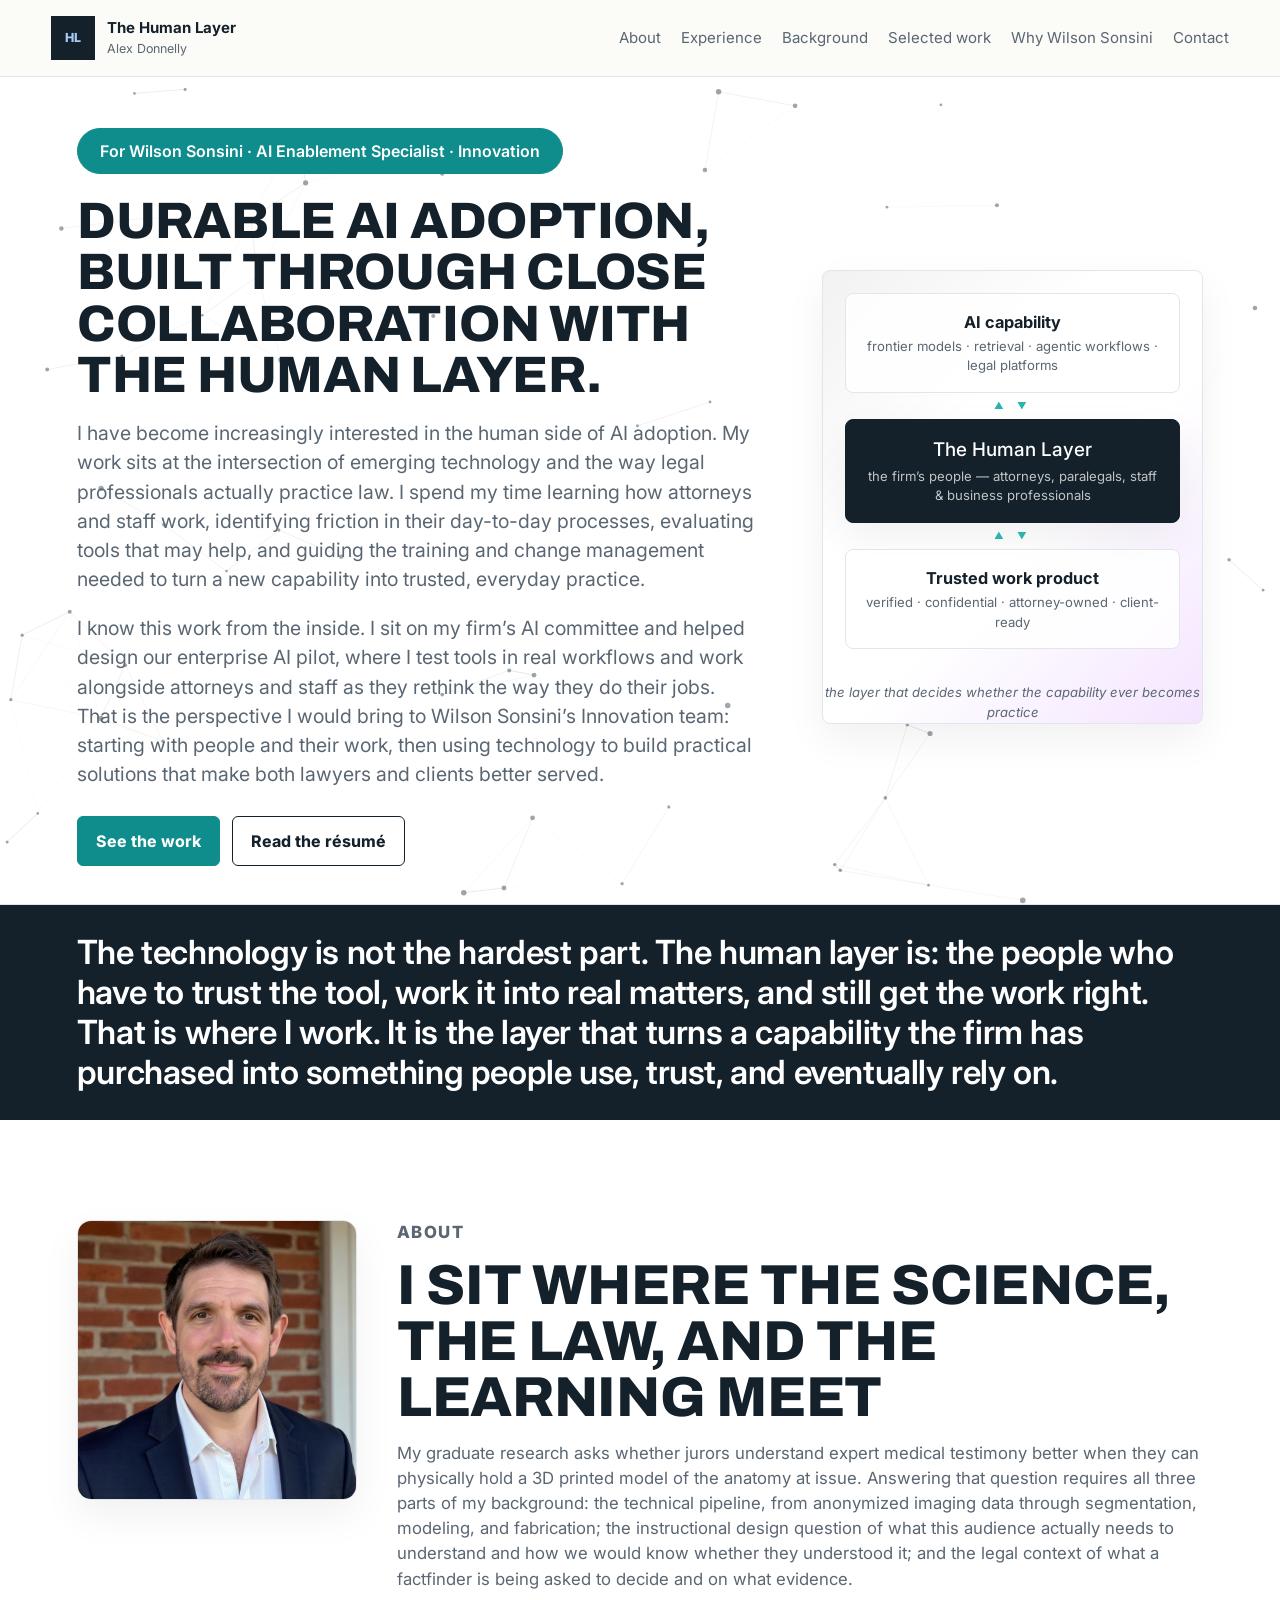
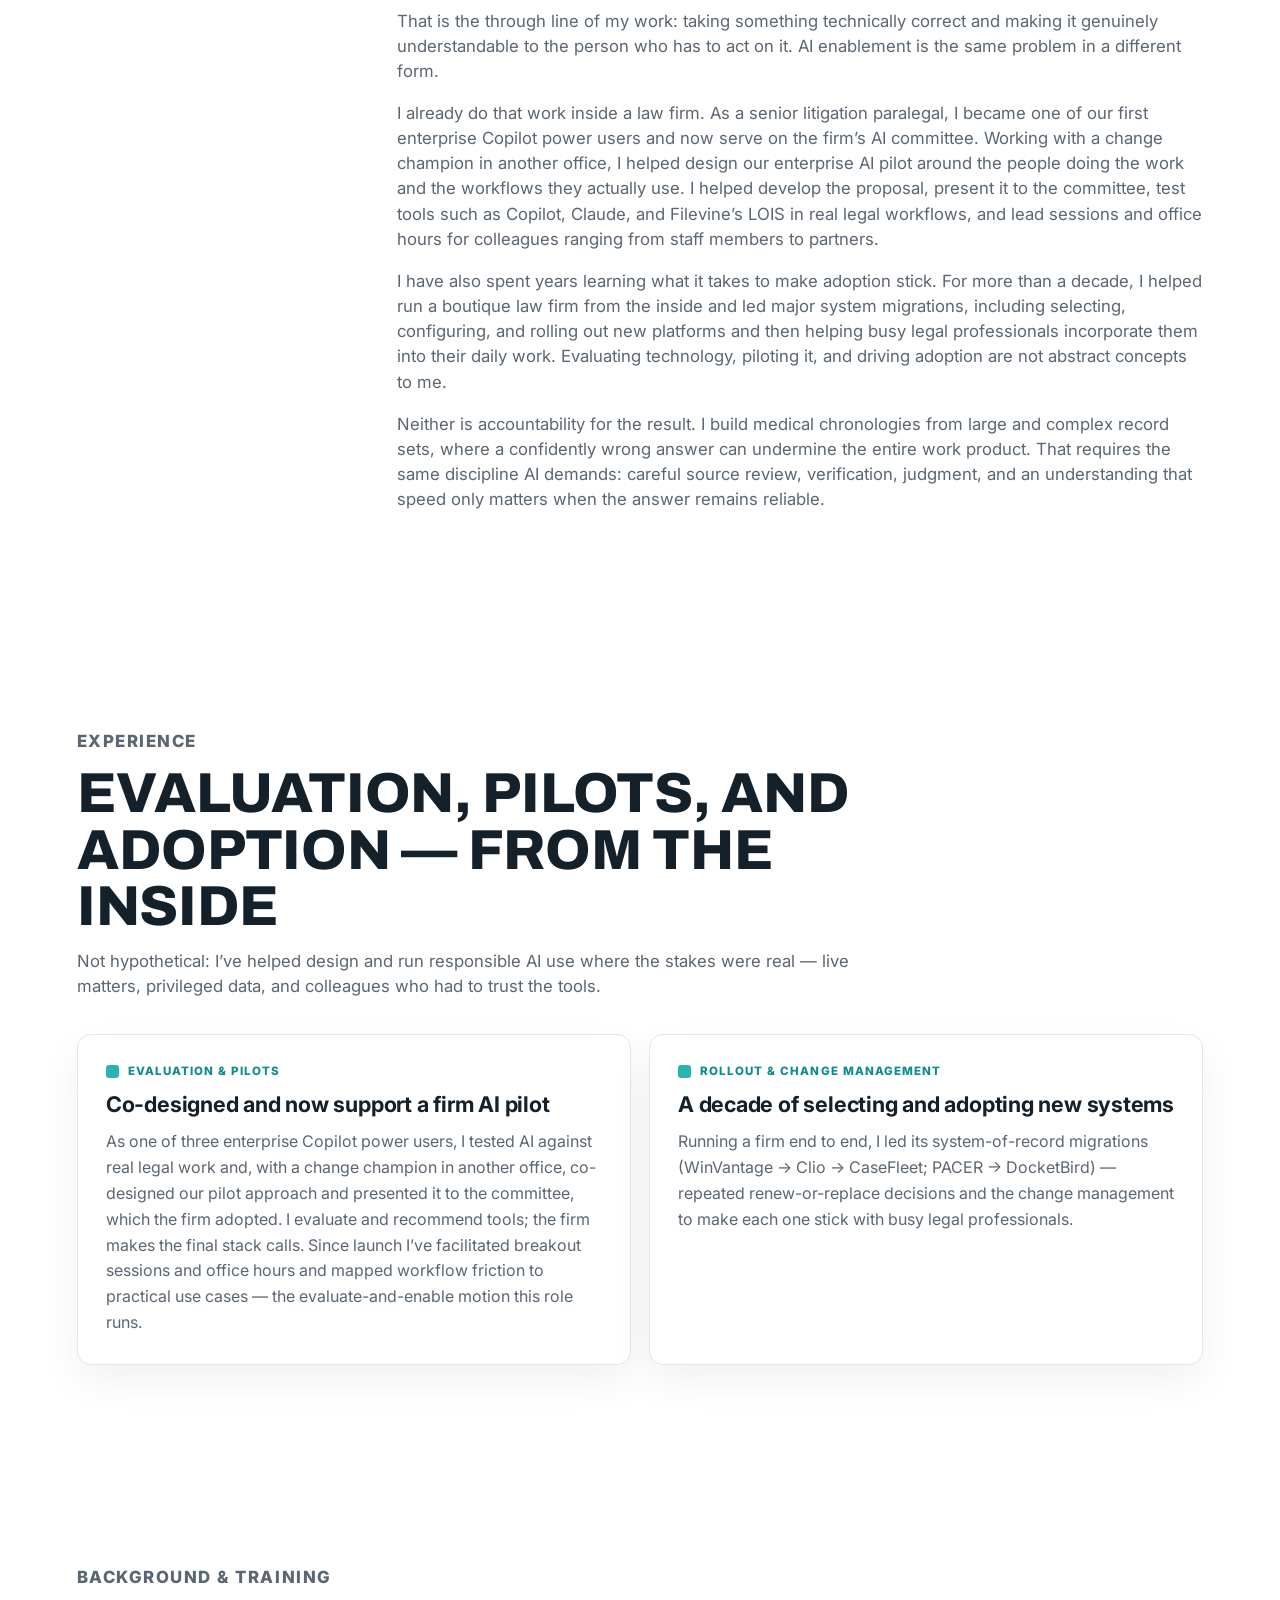
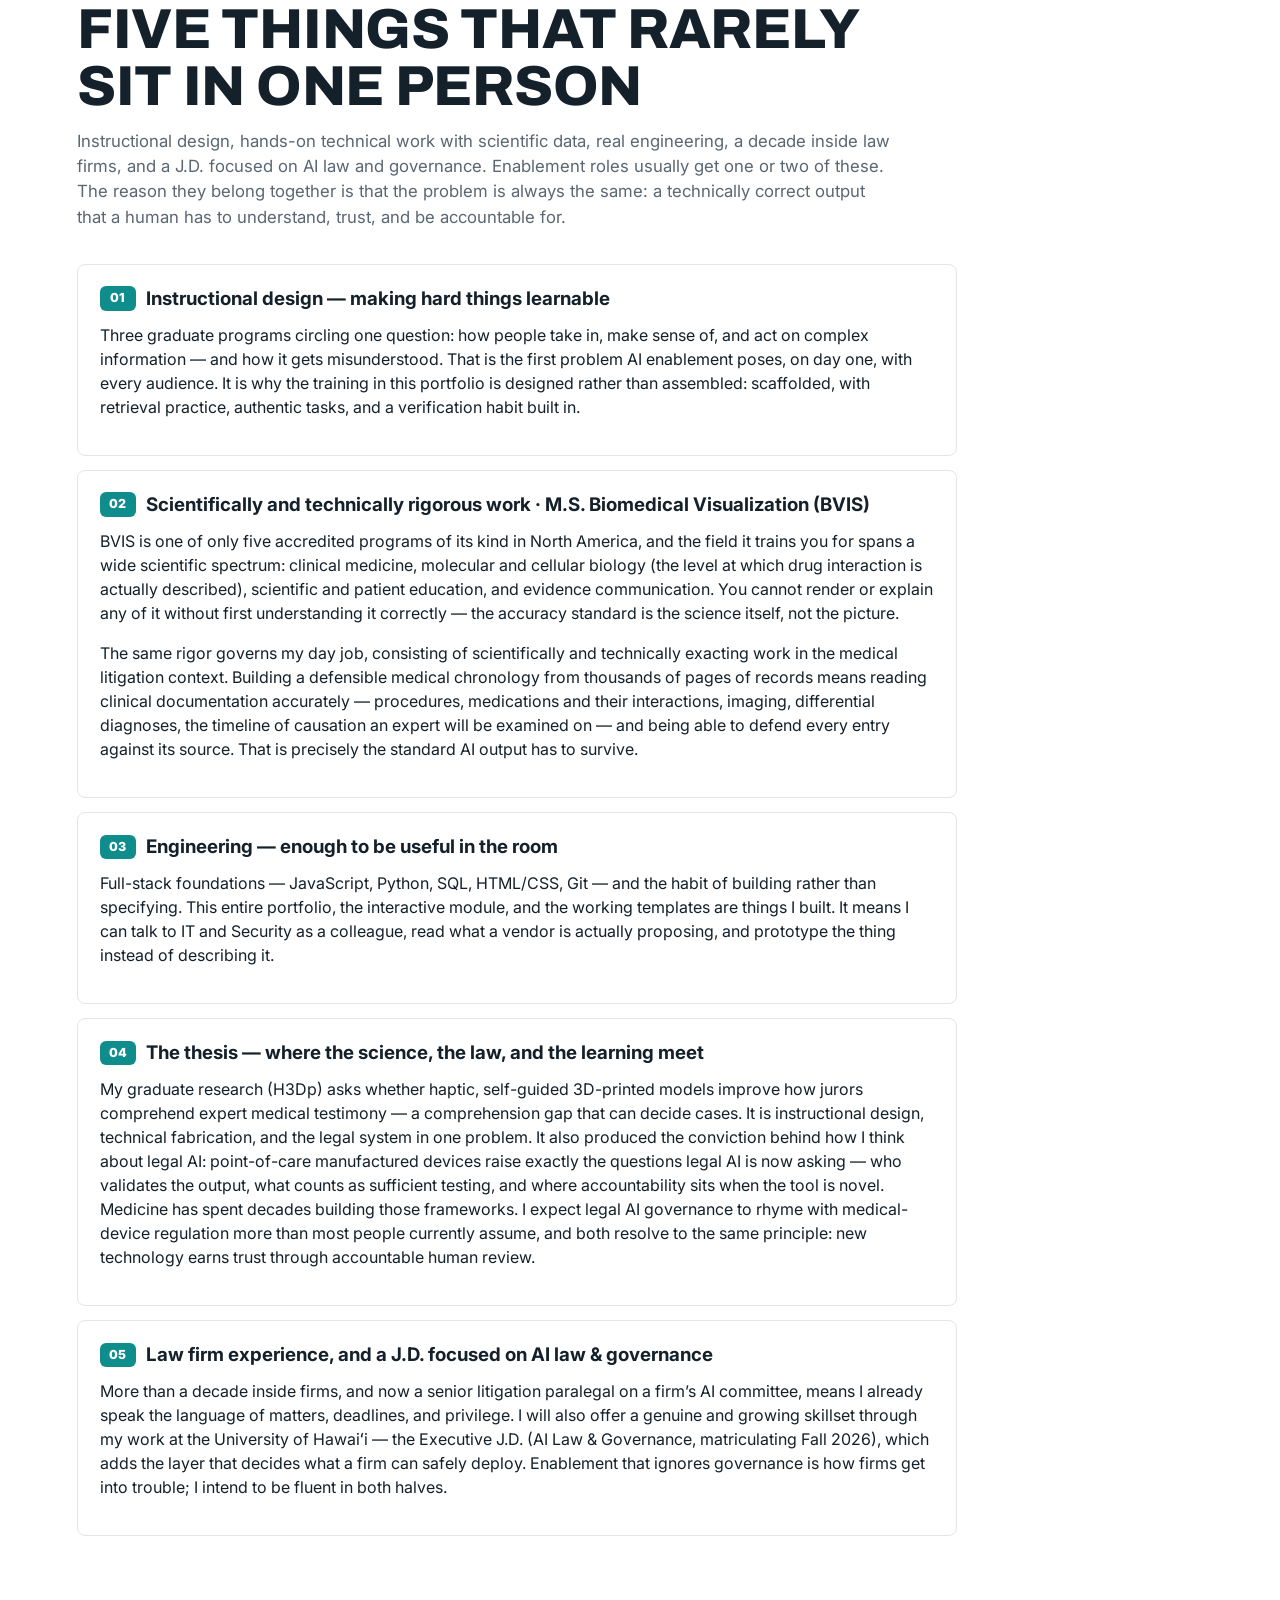
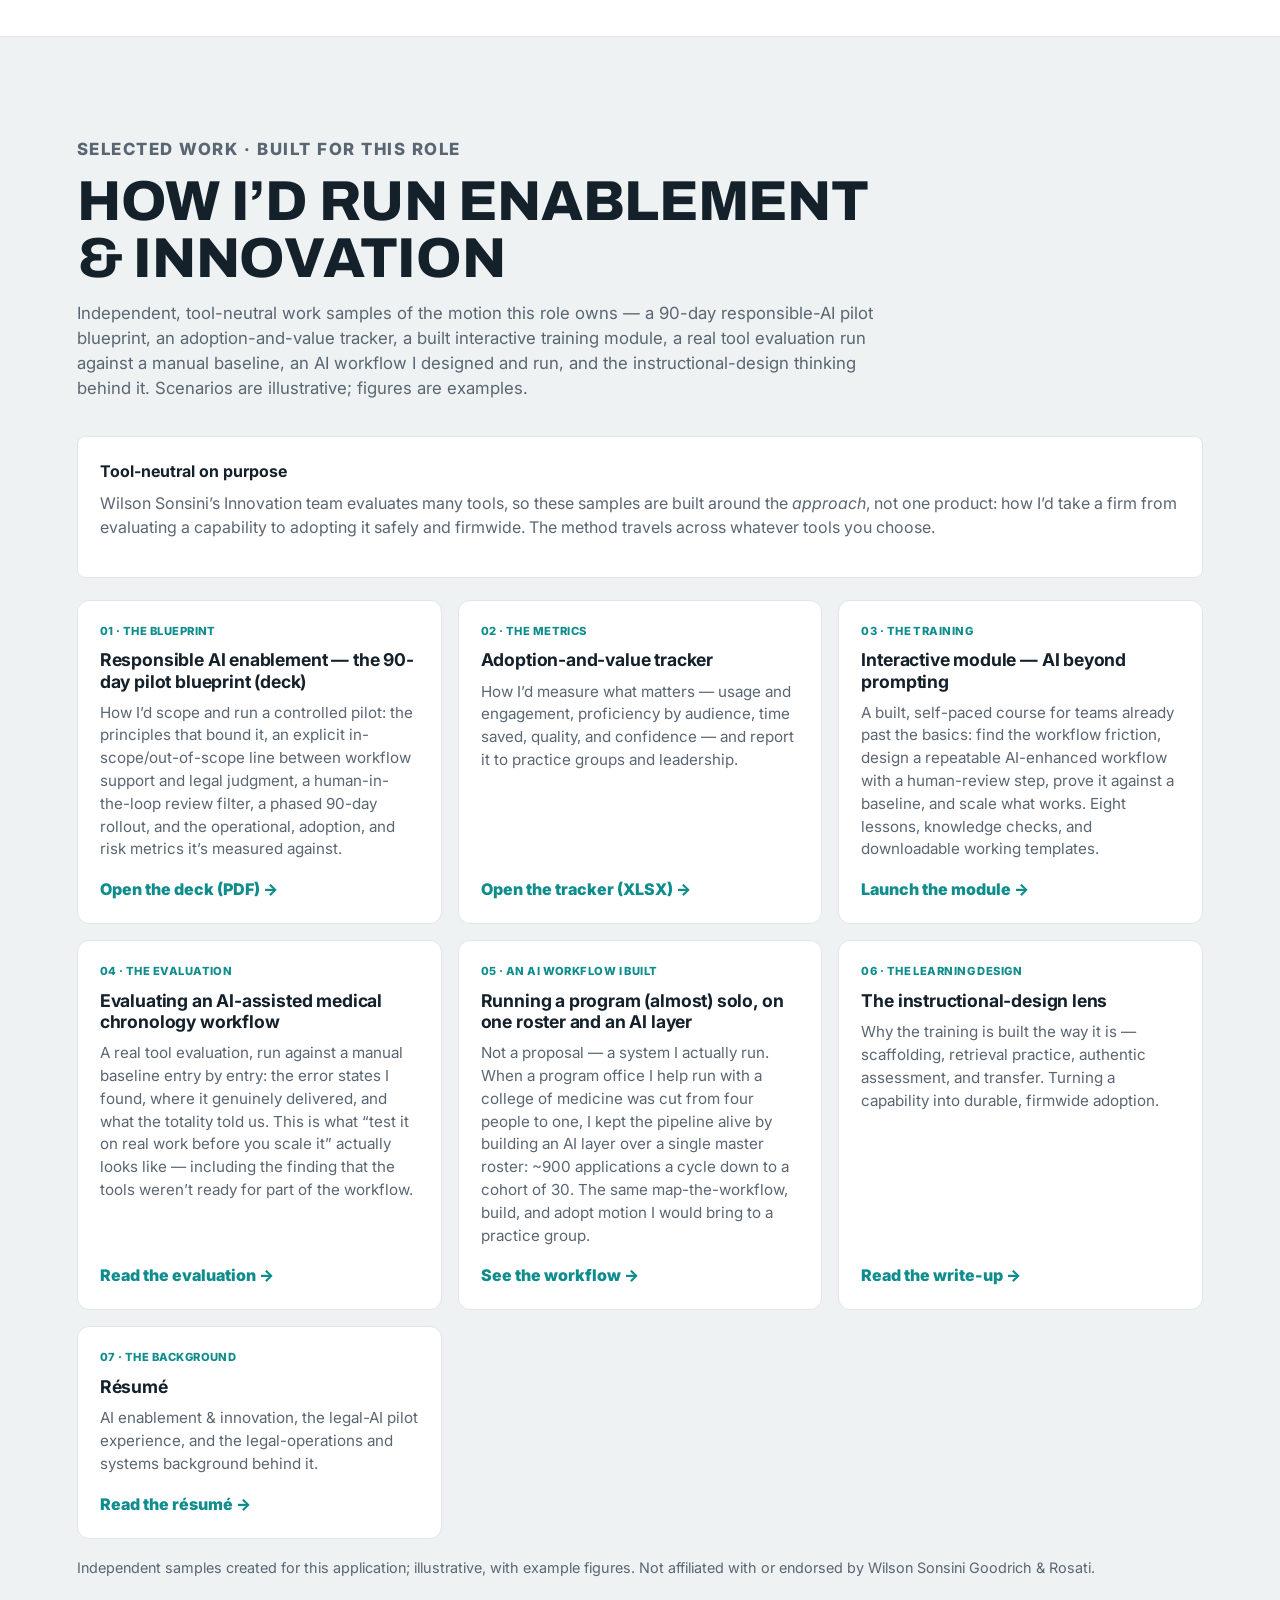
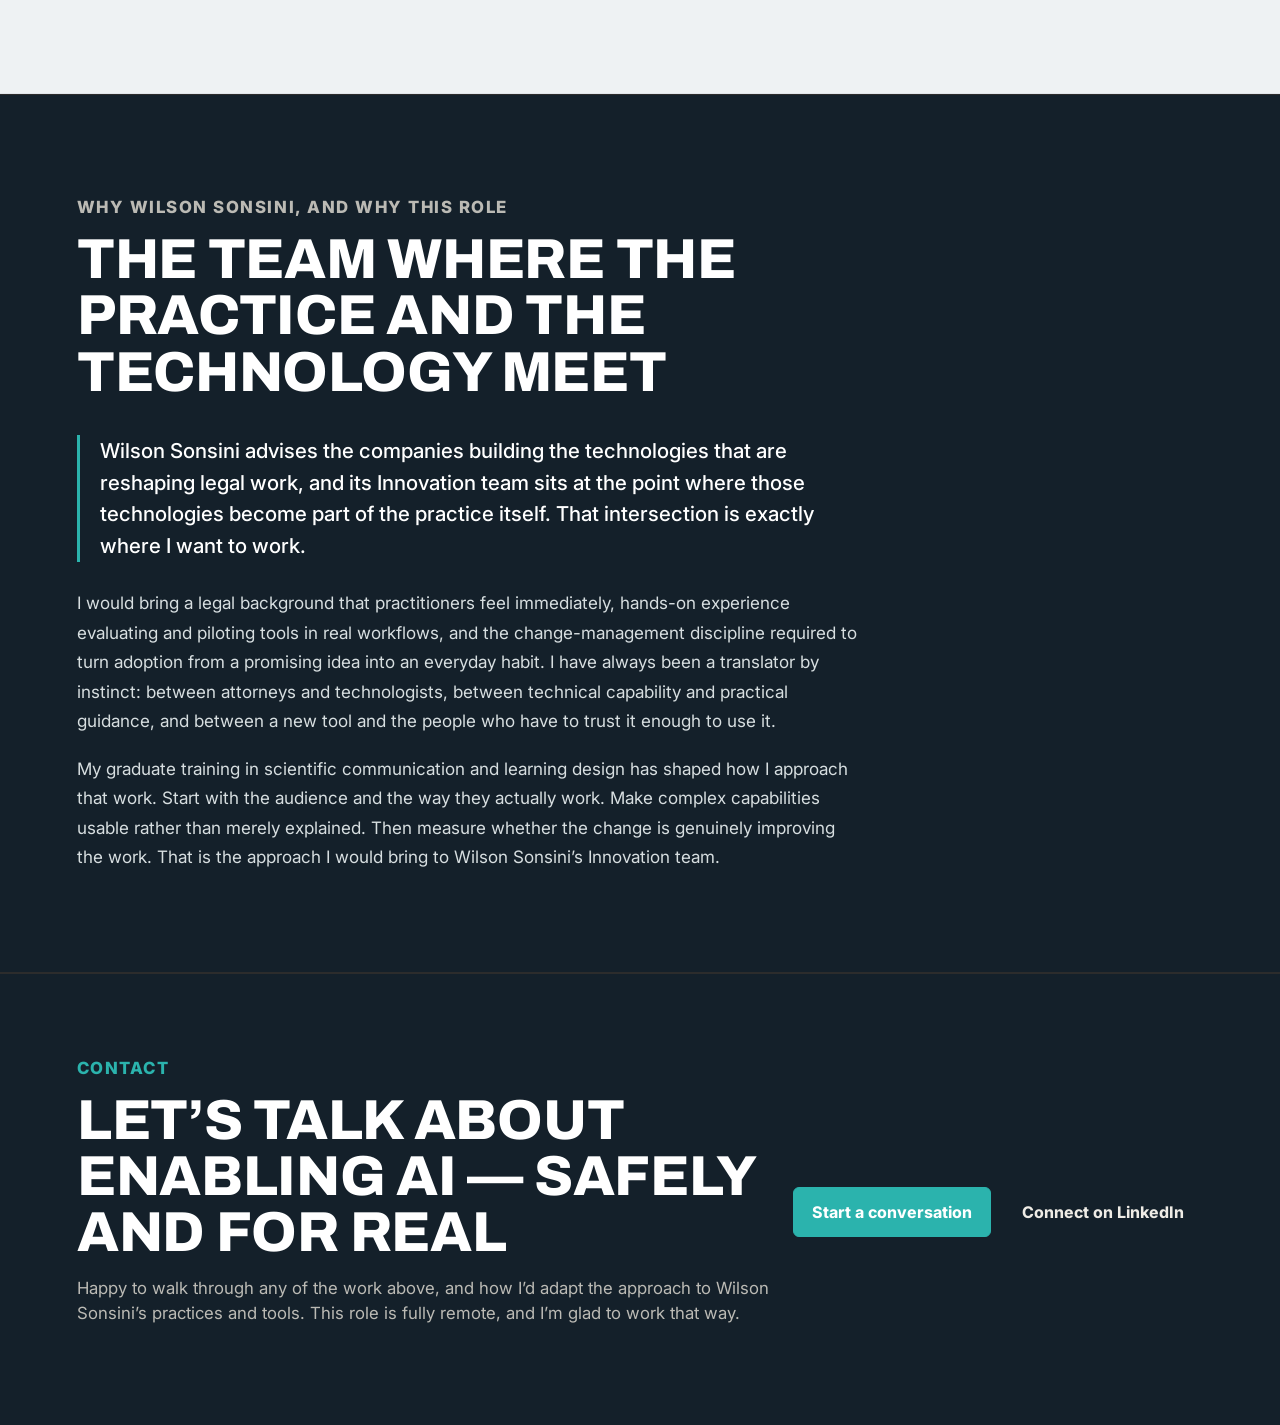
<file: index.html>
<!doctype html>
<html lang="en">
  <head>
    <meta charset="utf-8">
    <meta name="viewport" content="width=device-width, initial-scale=1">
    <title>The Human Layer | Alex Donnelly — AI Enablement &amp; Innovation for Law Firms</title>
    <meta
      name="description"
      content="AI enablement and innovation for law firms: evaluating and piloting emerging tools, translating practitioner needs into technology-enabled solutions, and driving safe, firmwide adoption. Application portfolio for Wilson Sonsini's AI Enablement Specialist role."
    >
    <link rel="icon" href="favicon.svg" type="image/svg+xml">
    <link rel="icon" href="favicon.png" sizes="48x48">
    <link rel="apple-touch-icon" href="apple-touch-icon.png">
    <link rel="preconnect" href="https://fonts.googleapis.com">
    <link rel="preconnect" href="https://fonts.gstatic.com" crossorigin>
    <link href="https://fonts.googleapis.com/css2?family=Archivo:wght@600;700;800&family=Inter:wght@400;500;600;700;800&display=swap" rel="stylesheet">
    <link rel="stylesheet" href="styles.css?v=1">
    <style>
      .why .prose { max-width: 780px; }
      .why .prose p { margin: 0 0 1.05em; color: #d7dee0; font-size: 1.07rem; line-height: 1.72; }
      .why .prose p:last-child { margin-bottom: 0; }
      .why .prose p.lead { color: #ffffff; font-size: 1.28rem; line-height: 1.55; font-weight: 500; border-left: 3px solid var(--brand); padding-left: 20px; margin-bottom: 1.3em; }
      .hero { position: relative; overflow: hidden; }
      .hero > .hero-copy, .hero > .systems-panel { position: relative; z-index: 1; }
      #netbg { position: absolute; inset: 0; width: 100%; height: 100%; z-index: 0; pointer-events: none; }
      .loop-caption { text-align: center; font-size: 0.82rem; color: var(--muted); font-style: italic; margin: 12px 0 0; }
    </style>
  </head>
  <body>
    <header class="site-header">
      <a class="brand" href="#top" aria-label="The Human Layer home">
        <span class="brand-mark" aria-hidden="true">HL</span>
        <span>
          <strong>The Human Layer</strong>
          <small>Alex Donnelly</small>
        </span>
      </a>
      <nav class="nav" aria-label="Primary navigation">
        <a href="#about">About</a>
        <a href="#experience">Experience</a>
        <a href="#background">Background</a>
        <a href="#work">Selected work</a>
        <a href="#why">Why Wilson Sonsini</a>
        <a href="#contact">Contact</a>
      </nav>
    </header>

    <main id="top">
      <section class="hero">
        <canvas id="netbg" aria-hidden="true"></canvas>
        <div class="hero-copy">
          <p class="eyebrow">For Wilson Sonsini &middot; AI Enablement Specialist &middot; Innovation</p>
          <h1>Durable AI adoption, built through close collaboration with the human layer.</h1>
          <p class="lede">
            I have become increasingly interested in the human side of AI adoption. My work sits at the
            intersection of emerging technology and the way legal professionals actually practice law. I spend my
            time learning how attorneys and staff work, identifying friction in their day-to-day processes,
            evaluating tools that may help, and guiding the training and change management needed to turn a new
            capability into trusted, everyday practice.
          </p>
          <p class="lede">
            I know this work from the inside. I sit on my firm&rsquo;s AI committee and helped design our
            enterprise AI pilot, where I test tools in real workflows and work alongside attorneys and staff as
            they rethink the way they do their jobs. That is the perspective I would bring to Wilson
            Sonsini&rsquo;s Innovation team: starting with people and their work, then using technology to build
            practical solutions that make both lawyers and clients better served.
          </p>
          <div class="hero-actions" aria-label="Primary actions">
            <a class="button primary" href="#work">See the work</a>
            <a class="button secondary" href="resume.html">Read the r&eacute;sum&eacute;</a>
          </div>
        </div>

        <aside class="systems-panel" aria-label="Diagram: the human layer sits between AI capability and trusted legal work product">
          <div class="stack">
            <div class="stack-layer">
              <strong>AI capability</strong>
              <span>frontier models &middot; retrieval &middot; agentic workflows &middot; legal platforms</span>
            </div>
            <div class="stack-flow" aria-hidden="true">&#9650;&ensp;&#9660;</div>
            <div class="stack-layer human-layer">
              <strong>The Human Layer</strong>
              <span>the firm&rsquo;s people &mdash; attorneys, paralegals, staff &amp; business professionals</span>
            </div>
            <div class="stack-flow" aria-hidden="true">&#9650;&ensp;&#9660;</div>
            <div class="stack-layer">
              <strong>Trusted work product</strong>
              <span>verified &middot; confidential &middot; attorney-owned &middot; client-ready</span>
            </div>
          </div>
          <p class="loop-caption">the layer that decides whether the capability ever becomes practice</p>
        </aside>
      </section>

      <section class="thesis-band" aria-label="Positioning statement">
        <p>
          The technology is not the hardest part. The human layer is: the people who have to trust the tool, work
          it into real matters, and still get the work right. That is where I work. It is the layer that turns a
          capability the firm has purchased into something people use, trust, and eventually rely on.
        </p>
      </section>

      <section id="about" class="section">
        <div class="about-layout">
          <img class="about-photo" src="headshot.jpg" alt="Portrait of Alex Donnelly" width="280" height="280" loading="lazy">
          <div class="section-heading about-copy">
            <p class="eyebrow">About</p>
            <h2>I sit where the science, the law, and the learning meet</h2>
            <p>
              My graduate research asks whether jurors understand expert medical testimony better when they can
              physically hold a 3D printed model of the anatomy at issue. Answering that question requires all three
              parts of my background: the technical pipeline, from anonymized imaging data through segmentation,
              modeling, and fabrication; the instructional design question of what this audience actually needs to
              understand and how we would know whether they understood it; and the legal context of what a
              factfinder is being asked to decide and on what evidence.
            </p>
            <p>
              That is the through line of my work: taking something technically correct and making it genuinely
              understandable to the person who has to act on it. AI enablement is the same problem in a different
              form.
            </p>
            <p>
              I already do that work inside a law firm. As a senior litigation paralegal, I became one of our first
              enterprise Copilot power users and now serve on the firm&rsquo;s AI committee. Working with a change
              champion in another office, I helped design our enterprise AI pilot around the people doing the work
              and the workflows they actually use. I helped develop the proposal, present it to the committee, test
              tools such as Copilot, Claude, and Filevine&rsquo;s LOIS in real legal workflows, and lead sessions and
              office hours for colleagues ranging from staff members to partners.
            </p>
            <p>
              I have also spent years learning what it takes to make adoption stick. For more than a decade, I helped
              run a boutique law firm from the inside and led major system migrations, including selecting,
              configuring, and rolling out new platforms and then helping busy legal professionals incorporate them
              into their daily work. Evaluating technology, piloting it, and driving adoption are not abstract
              concepts to me.
            </p>
            <p>
              Neither is accountability for the result. I build medical chronologies from large and complex record
              sets, where a confidently wrong answer can undermine the entire work product. That requires the same
              discipline AI demands: careful source review, verification, judgment, and an understanding that speed
              only matters when the answer remains reliable.
            </p>
          </div>
        </div>
      </section>


      <section id="experience" class="section">
        <div class="section-heading">
          <p class="eyebrow">Experience</p>
          <h2>Evaluation, pilots, and adoption &mdash; from the inside</h2>
          <p>
            Not hypothetical: I&rsquo;ve helped design and run responsible AI use where the stakes were real
            &mdash; live matters, privileged data, and colleagues who had to trust the tools.
          </p>
        </div>
        <div class="exp-grid">
          <article class="exp-card">
            <span class="exp-kicker">Evaluation &amp; pilots</span>
            <h3>Co-designed and now support a firm AI pilot</h3>
            <p>
              As one of three enterprise Copilot power users, I tested AI against real legal work and, with a
              change champion in another office, co-designed our pilot approach and presented it to the committee,
              which the firm adopted. I evaluate and recommend tools; the firm makes the final stack calls. Since
              launch I&rsquo;ve facilitated breakout sessions and office hours and mapped workflow friction to
              practical use cases &mdash; the evaluate-and-enable motion this role runs.
            </p>
          </article>
          <article class="exp-card">
            <span class="exp-kicker">Rollout &amp; change management</span>
            <h3>A decade of selecting and adopting new systems</h3>
            <p>
              Running a firm end to end, I led its system-of-record migrations (WinVantage &rarr; Clio &rarr;
              CaseFleet; PACER &rarr; DocketBird) &mdash; repeated renew-or-replace decisions and the change
              management to make each one stick with busy legal professionals.
            </p>
          </article>
        </div>
      </section>


      <section id="background" class="section">
        <div class="section-heading">
          <p class="eyebrow">Background &amp; training</p>
          <h2>Five things that rarely sit in one person</h2>
          <p>
            Instructional design, hands-on technical work with scientific data, real engineering, a decade inside
            law firms, and a J.D. focused on AI law and governance. Enablement roles usually get one or two of
            these. The reason they belong together is that the problem is always the same: a technically correct
            output that a human has to understand, trust, and be accountable for.
          </p>
        </div>
        <div class="findings-list">
          <article class="finding">
            <h3><span>01</span> Instructional design &mdash; making hard things learnable</h3>
            <p>
              Three graduate programs circling one question: how people take in, make sense of, and act on complex
              information &mdash; and how it gets misunderstood. That is the first problem AI enablement poses, on
              day one, with every audience. It is why the training in this portfolio is designed rather than
              assembled: scaffolded, with retrieval practice, authentic tasks, and a verification habit built in.
            </p>
          </article>
          <article class="finding">
            <h3><span>02</span> Scientifically and technically rigorous work &middot; M.S. Biomedical Visualization (BVIS)</h3>
            <p>
              BVIS is one of only five accredited programs of its kind in North America, and the field it trains you
              for spans a wide scientific spectrum: clinical medicine, molecular and cellular biology (the level at
              which drug interaction is actually described), scientific and patient education, and evidence
              communication. You cannot render or explain any of it without first understanding it correctly &mdash;
              the accuracy standard is the science itself, not the picture.
            </p>
            <p>
              The same rigor governs my day job, consisting of scientifically and technically exacting work in the
              medical litigation context. Building a defensible medical chronology from thousands of pages of records
              means reading clinical documentation accurately &mdash; procedures, medications and their interactions,
              imaging, differential diagnoses, the timeline of causation an expert will be examined on &mdash; and
              being able to defend every entry against its source. That is precisely the standard AI output has to
              survive.
            </p>
          </article>
          <article class="finding">
            <h3><span>03</span> Engineering &mdash; enough to be useful in the room</h3>
            <p>
              Full-stack foundations &mdash; JavaScript, Python, SQL, HTML/CSS, Git &mdash; and the habit of
              building rather than specifying. This entire portfolio, the interactive module, and the working
              templates are things I built. It means I can talk to IT and Security as a colleague, read what a
              vendor is actually proposing, and prototype the thing instead of describing it.
            </p>
          </article>
          <article class="finding">
            <h3><span>04</span> The thesis &mdash; where the science, the law, and the learning meet</h3>
            <p>
              My graduate research (H3Dp) asks whether haptic, self-guided 3D-printed models improve how jurors
              comprehend expert medical testimony &mdash; a comprehension gap that can decide cases. It is
              instructional design, technical fabrication, and the legal system in one problem. It also produced the
              conviction behind how I think about legal AI: point-of-care manufactured devices raise exactly the
              questions legal AI is now asking &mdash; who validates the output, what counts as sufficient testing,
              and where accountability sits when the tool is novel. Medicine has spent decades building those
              frameworks. I expect legal AI governance to rhyme with medical-device regulation more than most people
              currently assume, and both resolve to the same principle: new technology earns trust through
              accountable human review.
            </p>
          </article>
          <article class="finding">
            <h3><span>05</span> Law firm experience, and a J.D. focused on AI law &amp; governance</h3>
            <p>
              More than a decade inside firms, and now a senior litigation paralegal on a firm&rsquo;s AI committee,
              means I already speak the language of matters, deadlines, and privilege. I will also offer a genuine
              and growing skillset through my work at the University of Hawai&#x2bb;i &mdash; the Executive J.D. (AI
              Law &amp; Governance, matriculating Fall 2026), which adds the layer that decides what a firm can safely
              deploy. Enablement that ignores governance is how firms get into trouble; I intend to be fluent in both
              halves.
            </p>
          </article>
        </div>
      </section>

      <section id="work" class="section muted">
        <div class="section-heading">
          <p class="eyebrow">Selected work &middot; built for this role</p>
          <h2>How I&rsquo;d run enablement &amp; innovation</h2>
          <p>
            Independent, tool-neutral work samples of the motion this role owns &mdash; a 90-day responsible-AI
            pilot blueprint, an adoption-and-value tracker, a built interactive training module, a real tool
            evaluation run against a manual baseline, an AI workflow I designed and run, and the
            instructional-design thinking behind it. Scenarios are illustrative; figures are examples.
          </p>
        </div>
        <div class="project-preview" role="note">
          <strong>Tool-neutral on purpose</strong>
          <p>
            Wilson Sonsini&rsquo;s Innovation team evaluates many tools, so these samples are built around the
            <em>approach</em>, not one product: how I&rsquo;d take a firm from evaluating a capability to adopting
            it safely and firmwide. The method travels across whatever tools you choose.
          </p>
        </div>
        <div class="suite-block">
          <div class="suite-tiles">
            <a class="suite-tile" href="WSGR_Responsible_AI_Pilot_Blueprint.pdf">
              <span class="suite-tag">01 &middot; The blueprint</span>
              <h4>Responsible AI enablement &mdash; the 90-day pilot blueprint (deck)</h4>
              <p>How I&rsquo;d scope and run a controlled pilot: the principles that bound it, an explicit
              in-scope/out-of-scope line between workflow support and legal judgment, a human-in-the-loop review
              filter, a phased 90-day rollout, and the operational, adoption, and risk metrics it&rsquo;s measured
              against.</p>
              <span class="suite-action">Open the deck (PDF) <span aria-hidden="true">&rarr;</span></span>
            </a>
            <a class="suite-tile" href="WSGR_AI_Adoption_Tracker.xlsx">
              <span class="suite-tag">02 &middot; The metrics</span>
              <h4>Adoption-and-value tracker</h4>
              <p>How I&rsquo;d measure what matters &mdash; usage and engagement, proficiency by audience, time
              saved, quality, and confidence &mdash; and report it to practice groups and leadership.</p>
              <span class="suite-action">Open the tracker (XLSX) <span aria-hidden="true">&rarr;</span></span>
            </a>
            <a class="suite-tile" href="module.html">
              <span class="suite-tag">03 &middot; The training</span>
              <h4>Interactive module &mdash; AI beyond prompting</h4>
              <p>A built, self-paced course for teams already past the basics: find the workflow friction, design a
              repeatable AI-enhanced workflow with a human-review step, prove it against a baseline, and scale what
              works. Eight lessons, knowledge checks, and downloadable working templates.</p>
              <span class="suite-action">Launch the module <span aria-hidden="true">&rarr;</span></span>
            </a>
            <a class="suite-tile" href="chronology-analysis.html">
              <span class="suite-tag">04 &middot; The evaluation</span>
              <h4>Evaluating an AI-assisted medical chronology workflow</h4>
              <p>A real tool evaluation, run against a manual baseline entry by entry: the error states I found,
              where it genuinely delivered, and what the totality told us. This is what &ldquo;test it on real
              work before you scale it&rdquo; actually looks like &mdash; including the finding that the tools
              weren&rsquo;t ready for part of the workflow.</p>
              <span class="suite-action">Read the evaluation <span aria-hidden="true">&rarr;</span></span>
            </a>
            <a class="suite-tile" href="ai-workflow.html">
              <span class="suite-tag">05 &middot; An AI workflow I built</span>
              <h4>Running a program (almost) solo, on one roster and an AI layer</h4>
              <p>Not a proposal &mdash; a system I actually run. When a program office I help run with a college of
              medicine was cut from four people to one, I kept the pipeline alive by building an AI layer over a
              single master roster: ~900 applications a cycle down to a cohort of 30. The same map-the-workflow,
              build, and adopt motion I would bring to a practice group.</p>
              <span class="suite-action">See the workflow <span aria-hidden="true">&rarr;</span></span>
            </a>
            <a class="suite-tile" href="learning-design.html">
              <span class="suite-tag">06 &middot; The learning design</span>
              <h4>The instructional-design lens</h4>
              <p>Why the training is built the way it is &mdash; scaffolding, retrieval practice, authentic
              assessment, and transfer. Turning a capability into durable, firmwide adoption.</p>
              <span class="suite-action">Read the write-up <span aria-hidden="true">&rarr;</span></span>
            </a>
            <a class="suite-tile" href="resume.html">
              <span class="suite-tag">07 &middot; The background</span>
              <h4>R&eacute;sum&eacute;</h4>
              <p>AI enablement &amp; innovation, the legal-AI pilot experience, and the legal-operations and
              systems background behind it.</p>
              <span class="suite-action">Read the r&eacute;sum&eacute; <span aria-hidden="true">&rarr;</span></span>
            </a>
          </div>
          <p class="suite-footnote">
            Independent samples created for this application; illustrative, with example figures. Not affiliated
            with or endorsed by Wilson Sonsini Goodrich &amp; Rosati.
          </p>
        </div>
      </section>

      <section id="why" class="section why dark">
        <div class="section-heading">
          <p class="eyebrow">Why Wilson Sonsini, and why this role</p>
          <h2>The team where the practice and the technology meet</h2>
        </div>
        <div class="prose">
          <p class="lead">
            Wilson Sonsini advises the companies building the technologies that are reshaping legal work, and its
            Innovation team sits at the point where those technologies become part of the practice itself. That
            intersection is exactly where I want to work.
          </p>
          <p>
            I would bring a legal background that practitioners feel immediately, hands-on experience evaluating
            and piloting tools in real workflows, and the change-management discipline required to turn adoption
            from a promising idea into an everyday habit. I have always been a translator by instinct: between
            attorneys and technologists, between technical capability and practical guidance, and between a new tool
            and the people who have to trust it enough to use it.
          </p>
          <p>
            My graduate training in scientific communication and learning design has shaped how I approach that
            work. Start with the audience and the way they actually work. Make complex capabilities usable rather
            than merely explained. Then measure whether the change is genuinely improving the work. That is the
            approach I would bring to Wilson Sonsini&rsquo;s Innovation team.
          </p>
        </div>
      </section>

      <section id="contact" class="contact-section">
        <div>
          <p class="eyebrow">Contact</p>
          <h2>Let&rsquo;s talk about enabling AI &mdash; safely and for real</h2>
          <p>
            Happy to walk through any of the work above, and how I&rsquo;d adapt the approach to Wilson
            Sonsini&rsquo;s practices and tools. This role is fully remote, and I&rsquo;m glad to work that way.
          </p>
        </div>
        <div class="hero-actions">
          <a class="button primary" href="mailto:a.james.donnelly@gmail.com">Start a conversation</a>
          <a class="button secondary" href="https://www.linkedin.com/in/alexjdonnelly">Connect on LinkedIn</a>
        </div>
      </section>
    </main>

    <script>
      /* Subtle constellation network behind the hero — slate/teal node motif */
      (function () {
        var c = document.getElementById('netbg');
        if (!c || !c.getContext) return;
        var ctx = c.getContext('2d');
        var hero = c.parentElement;
        var reduce = window.matchMedia && window.matchMedia('(prefers-reduced-motion: reduce)').matches;
        var DPR = Math.min(window.devicePixelRatio || 1, 2);
        var W = 0, H = 0, nodes = [], mouse = { x: -9999, y: -9999 }, raf = 0;
        var LINK = 132, MLINK = 175;

        function build() {
          var count = Math.round(Math.min(72, Math.max(26, (W * H) / 17000)));
          nodes = [];
          for (var i = 0; i < count; i++) {
            nodes.push({
              x: Math.random() * W, y: Math.random() * H,
              vx: (Math.random() - 0.5) * 0.26, vy: (Math.random() - 0.5) * 0.26,
              r: 1.2 + Math.random() * 1.7
            });
          }
        }
        function size() {
          var r = hero.getBoundingClientRect();
          W = r.width; H = r.height;
          c.width = W * DPR; c.height = H * DPR;
          ctx.setTransform(DPR, 0, 0, DPR, 0, 0);
          build();
        }
        function frame() {
          ctx.clearRect(0, 0, W, H);
          var i, j, n, a, b, dx, dy, d, al;
          for (i = 0; i < nodes.length; i++) {
            n = nodes[i]; n.x += n.vx; n.y += n.vy;
            if (n.x < 0 || n.x > W) n.vx *= -1;
            if (n.y < 0 || n.y > H) n.vy *= -1;
          }
          for (i = 0; i < nodes.length; i++) {
            for (j = i + 1; j < nodes.length; j++) {
              a = nodes[i]; b = nodes[j]; dx = a.x - b.x; dy = a.y - b.y; d = Math.sqrt(dx * dx + dy * dy);
              if (d < LINK) {
                al = (1 - d / LINK) * 0.13;
                ctx.strokeStyle = 'rgba(20,32,42,' + al + ')'; ctx.lineWidth = 1;
                ctx.beginPath(); ctx.moveTo(a.x, a.y); ctx.lineTo(b.x, b.y); ctx.stroke();
              }
            }
          }
          for (i = 0; i < nodes.length; i++) {
            n = nodes[i]; dx = n.x - mouse.x; dy = n.y - mouse.y; d = Math.sqrt(dx * dx + dy * dy);
            if (d < MLINK) {
              al = (1 - d / MLINK) * 0.5;
              ctx.strokeStyle = 'rgba(15,140,140,' + al + ')'; ctx.lineWidth = 1.1;
              ctx.beginPath(); ctx.moveTo(n.x, n.y); ctx.lineTo(mouse.x, mouse.y); ctx.stroke();
            }
          }
          for (i = 0; i < nodes.length; i++) {
            n = nodes[i];
            ctx.fillStyle = 'rgba(20,32,42,0.40)';
            ctx.beginPath(); ctx.arc(n.x, n.y, n.r, 0, 6.2832); ctx.fill();
          }
          if (!reduce) raf = requestAnimationFrame(frame);
        }
        window.addEventListener('resize', function () { cancelAnimationFrame(raf); size(); if (!reduce) frame(); });
        window.addEventListener('mousemove', function (e) {
          var r = c.getBoundingClientRect(); mouse.x = e.clientX - r.left; mouse.y = e.clientY - r.top;
        });
        window.addEventListener('mouseleave', function () { mouse.x = -9999; mouse.y = -9999; });
        size();
        frame();
      })();
    </script>
  </body>
</html>
</file>
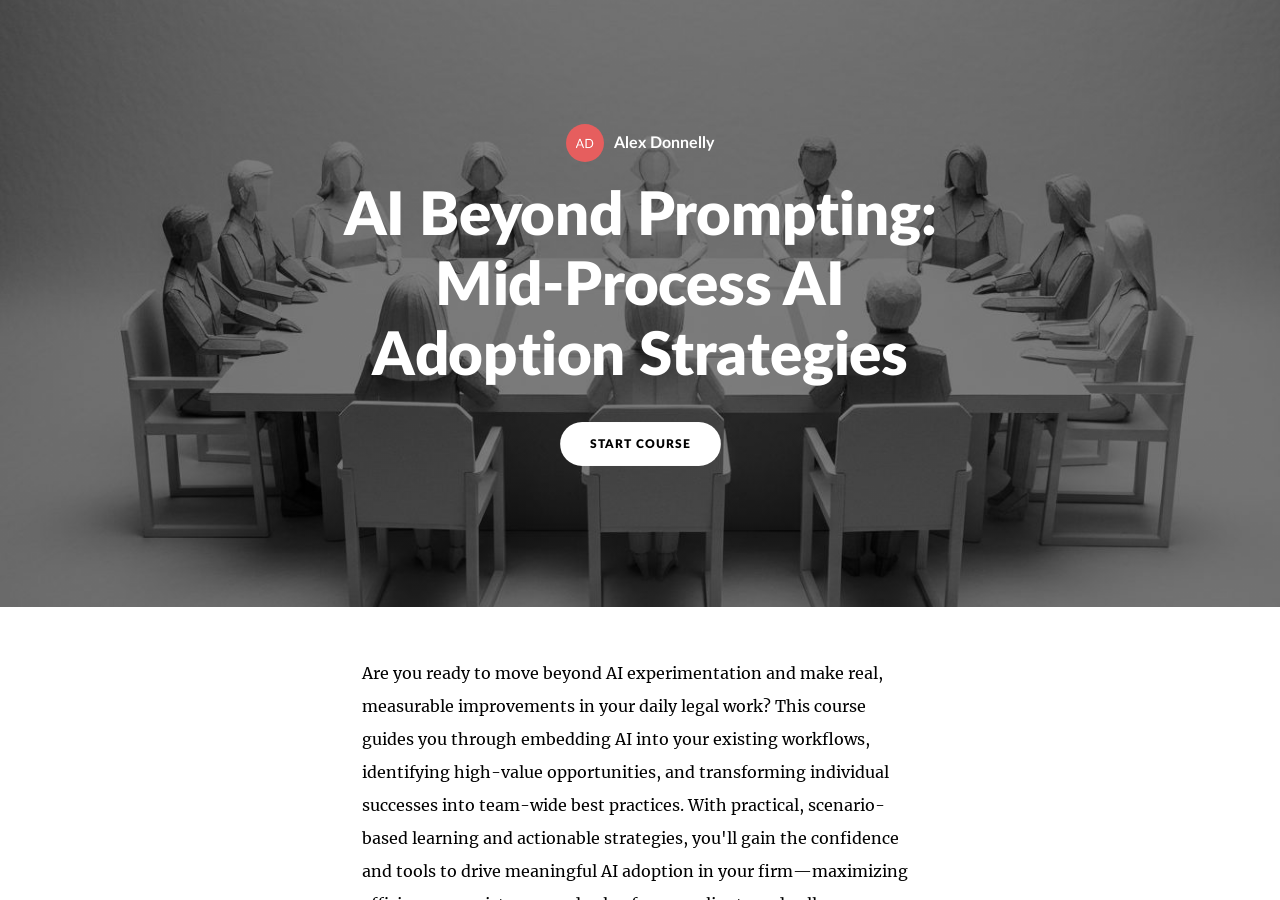
<file: midprocess-module/index.html>
<!doctype html>
<!-- 
course package version: f6tBMJGq
rise_frontend sha: 4714d977c50c195e0603819e446b20d4f85f9704
learn_distribution_frontend sha: b39f14ee48d5047c214349718046e10a677ec56f
mondrian sha: fb1e720b8e4c570646aae409d21c2a2ac98f7e51
sandbox sha: 42753f3391b109fa3788c525c22880445ab48325
 -->
<html lang="en">
  <head>
    <meta charset="utf-8">
    <meta name="viewport" content="width=device-width,initial-scale=1">
    <title>AI Beyond Prompting: Mid-Process AI Adoption Strategies</title>
    
    <script type="application/json" id="__CONFIG__">
      {"remoteManifest":{"learn_distribution_frontend":{".js":["learn_dist/entry.js"]},"mondrian":{".js":["mondrian/entry.js"]}},"assetTargetPrefixes":{"media":"assets","font":"lib/fonts"}}
    </script>
    
    <script src="lib/dist/c45a9871.js"></script>
  </head>
  <body>
    <div id="app"></div>
    
      <script src="lib/rise/418e9752.js"></script>
    
  </body>
</html>
</file>
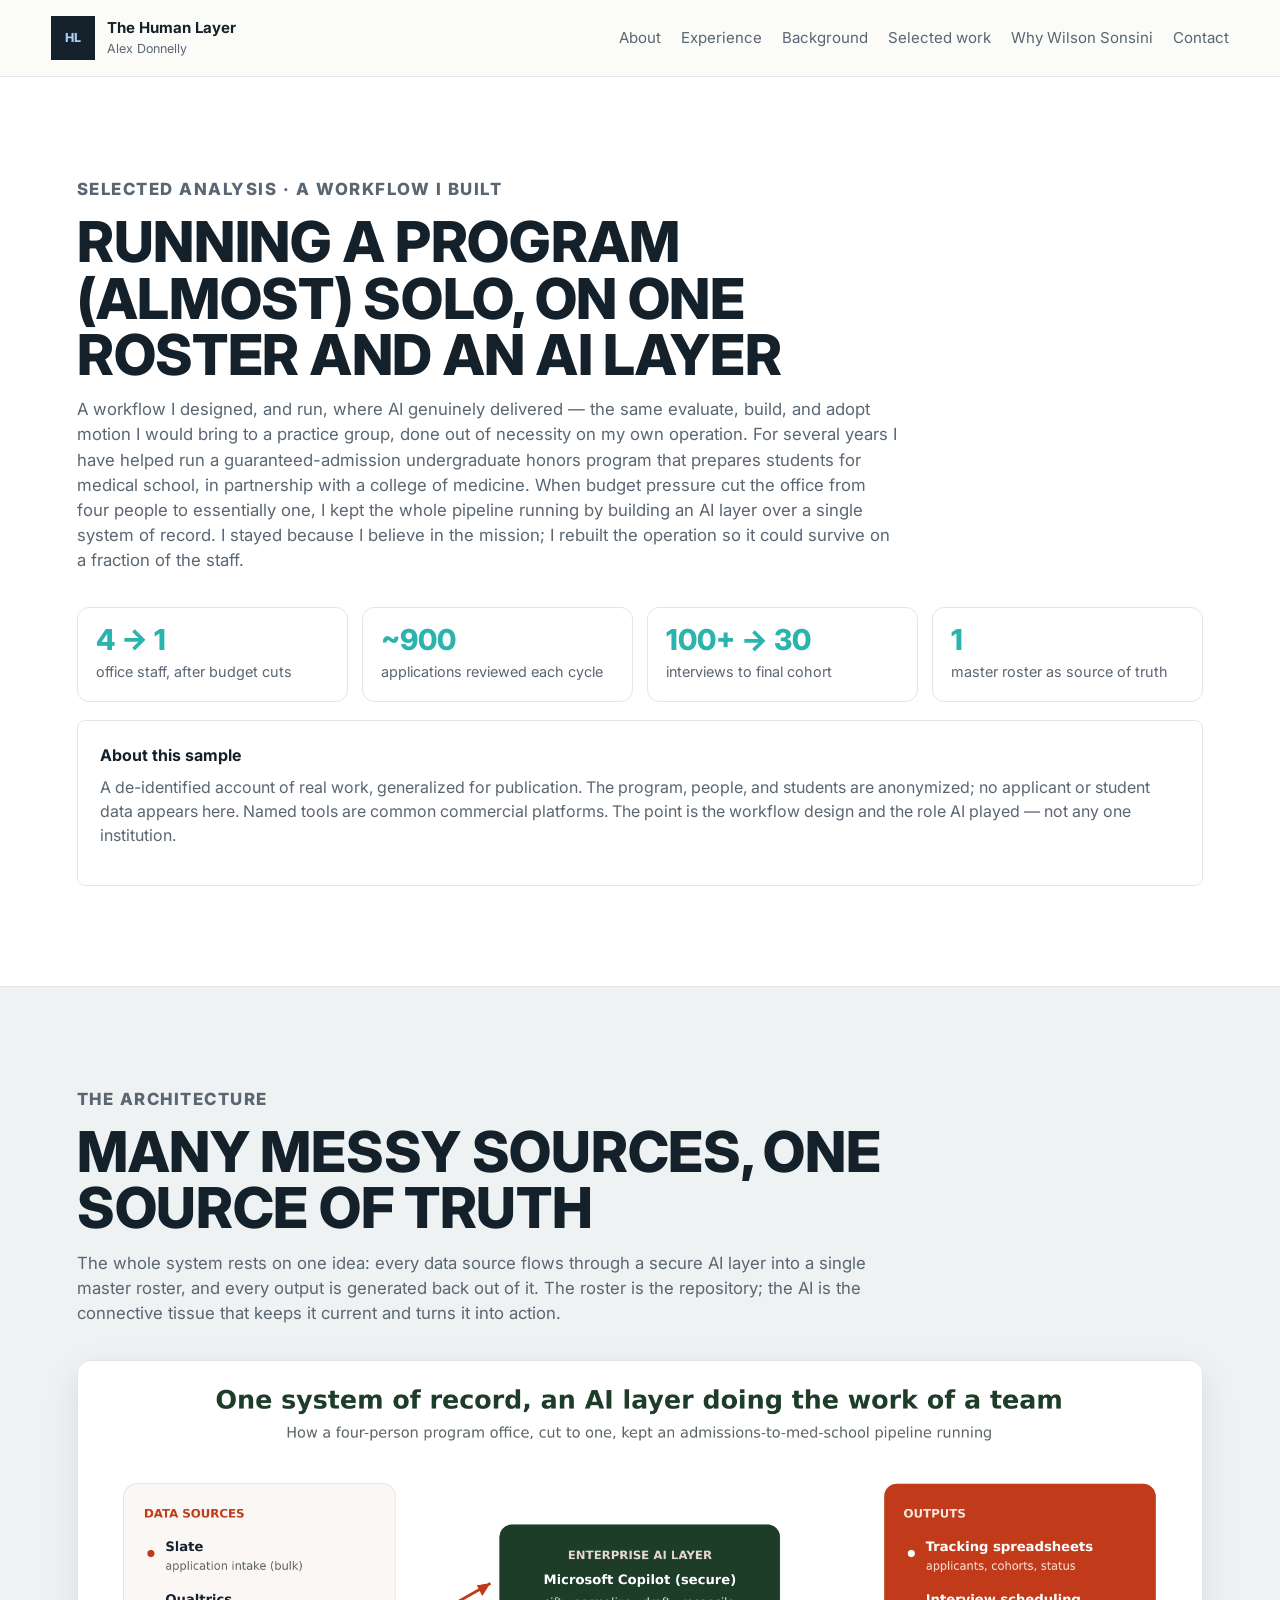
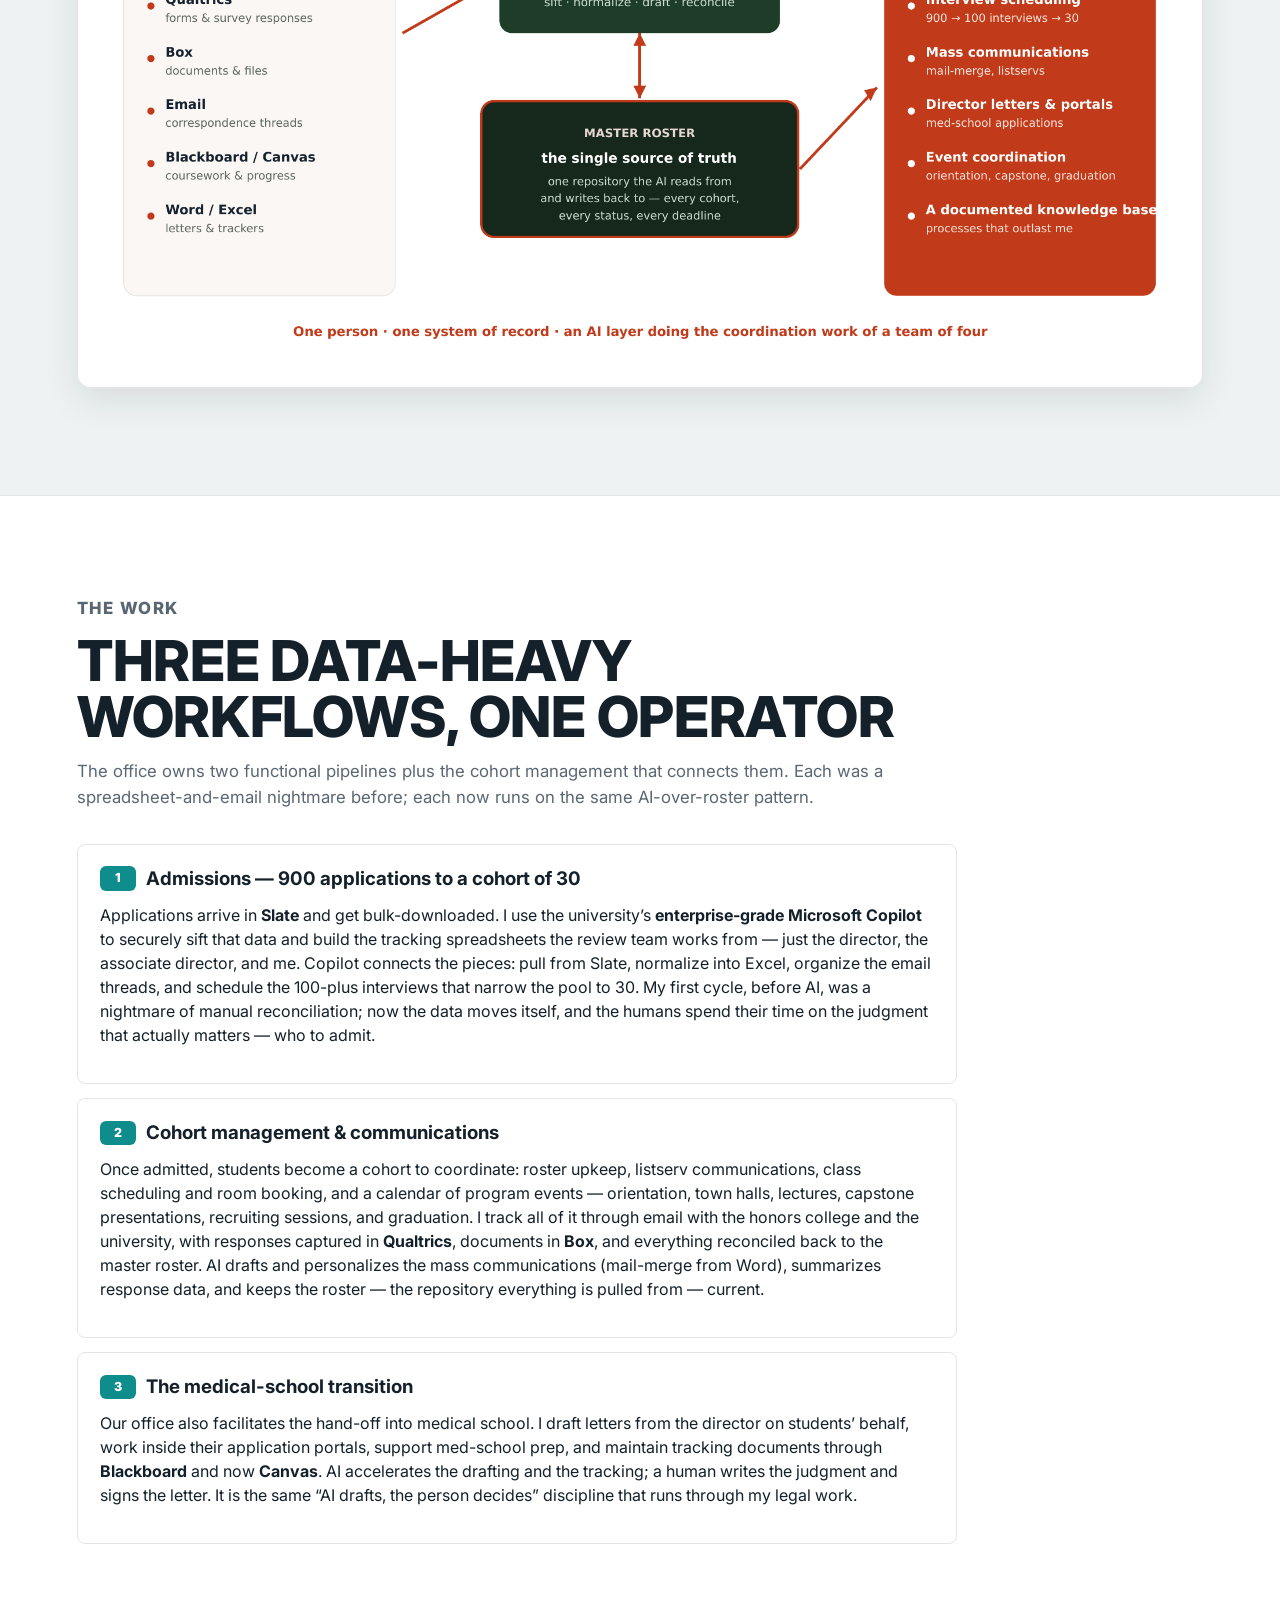
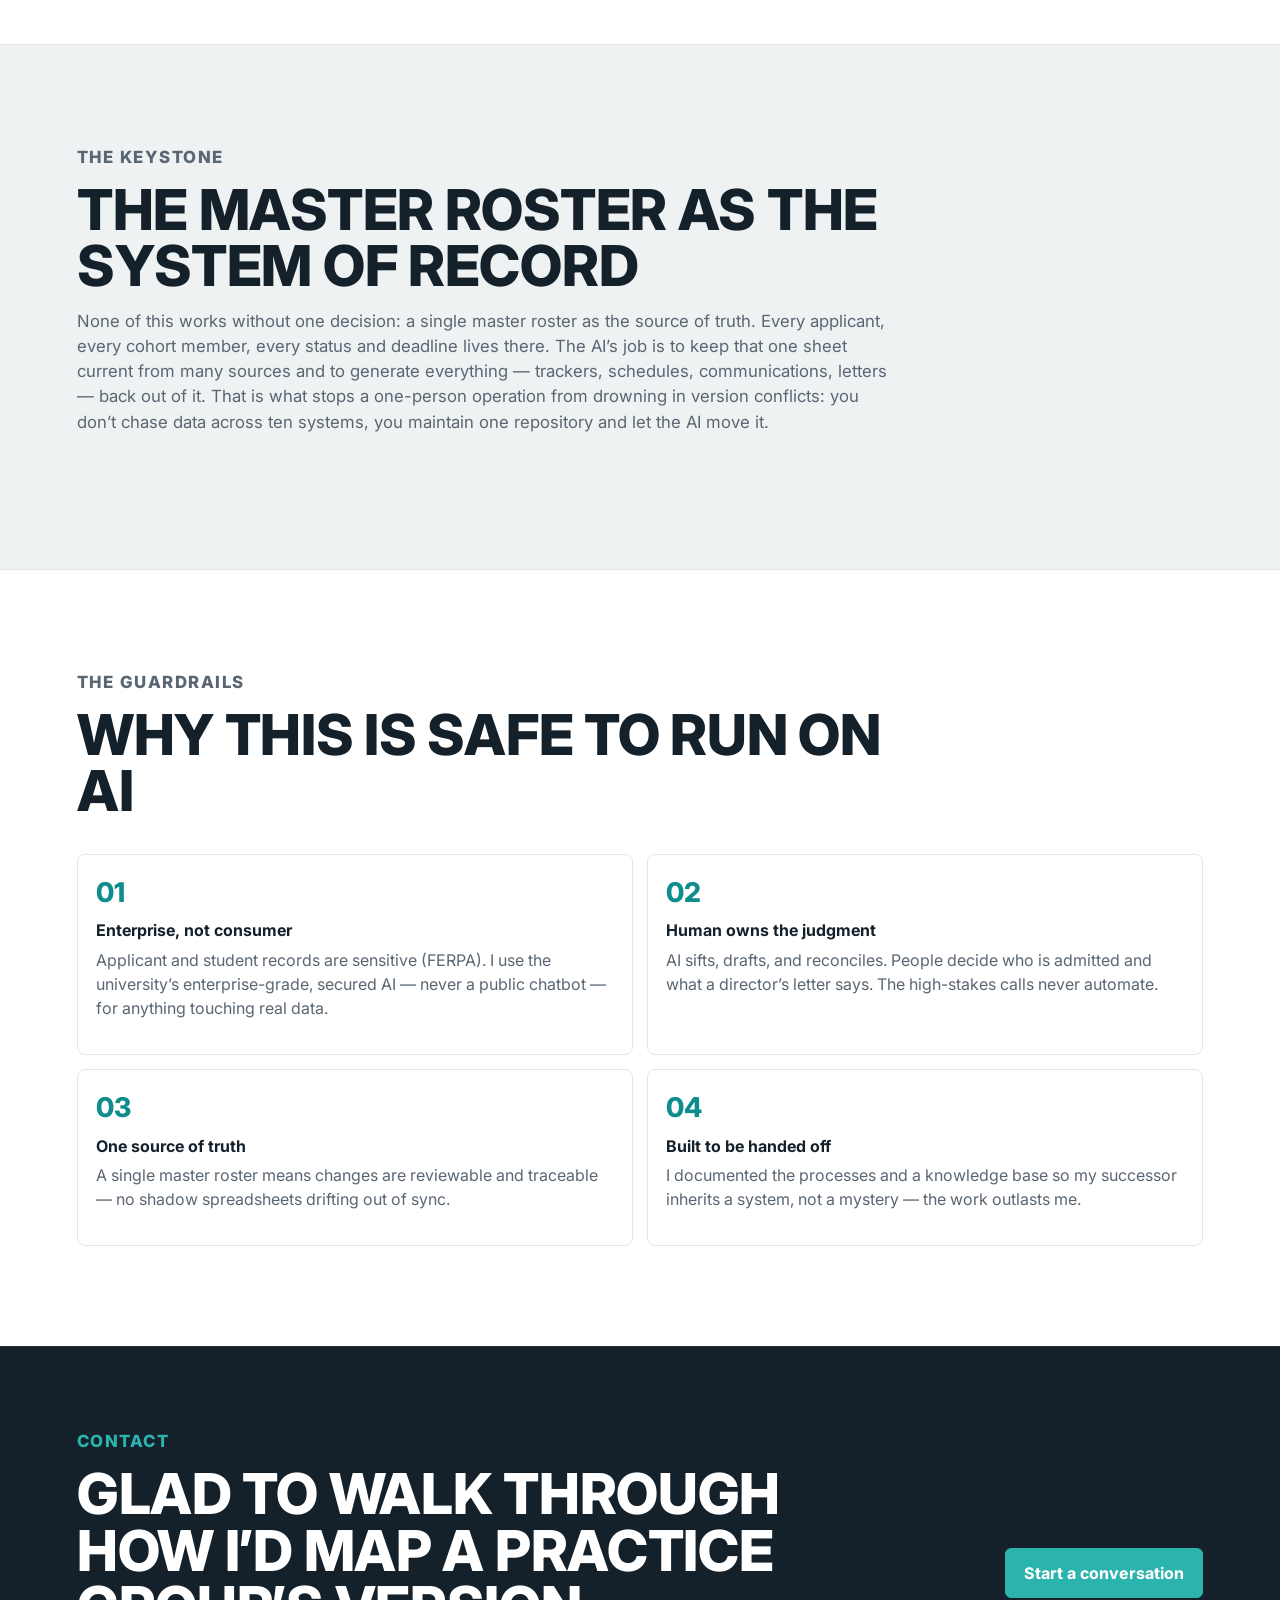
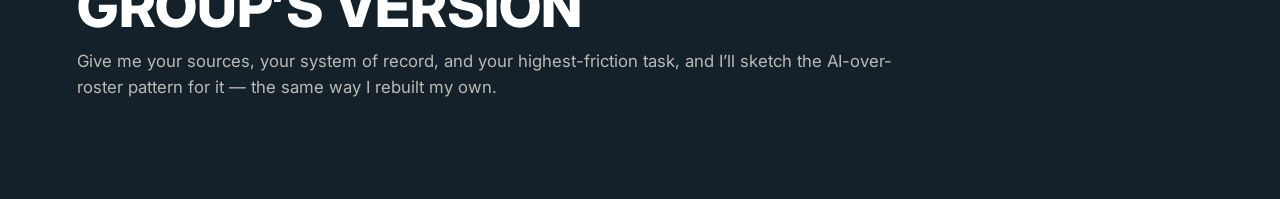
<file: ai-workflow.html>
<!doctype html>
<html lang="en">
  <head>
    <meta charset="utf-8">
    <meta name="viewport" content="width=device-width, initial-scale=1">
    <title>An AI Workflow I Built: Running a Program (Almost) Solo | Alex Donnelly</title>
    <meta
      name="description"
      content="A real, de-identified workflow I designed: how I kept an undergraduate honors admissions-to-med-school program running after a four-person office was cut to one — by building an AI layer over a single system of record."
    >
    <link rel="icon" href="favicon.svg" type="image/svg+xml">
    <link rel="icon" href="favicon.png" sizes="48x48">
    <link rel="apple-touch-icon" href="apple-touch-icon.png">
    <link rel="preconnect" href="https://fonts.googleapis.com">
    <link rel="preconnect" href="https://fonts.gstatic.com" crossorigin>
    <link href="https://fonts.googleapis.com/css2?family=Inter:wght@400;500;600;700;800&family=PT+Serif:wght@400;700&display=swap" rel="stylesheet">
    <link rel="stylesheet" href="styles.css?v=1">
    <style>
      .flow-img { margin: 1.4rem 0 0.4rem; border-radius: 14px; overflow: hidden; border: 1px solid var(--line); box-shadow: 0 12px 34px rgba(20,40,28,0.10); }
      .flow-img img { width: 100%; display: block; }
      .stat-row { display: grid; grid-template-columns: repeat(4, 1fr); gap: 14px; margin-top: 8px; }
      .stat { padding: 18px; border: 1px solid var(--line); border-radius: 12px; background: var(--white); }
      .stat b { display: block; font-size: 1.8rem; font-weight: 800; color: var(--brand); line-height: 1; }
      .stat span { display: block; margin-top: 6px; color: var(--muted); font-size: .9rem; }
      @media (max-width: 720px){ .stat-row { grid-template-columns: repeat(2, 1fr); } }
    </style>
  </head>
  <body>
    <header class="site-header">
      <a class="brand" href="index.html" aria-label="The Human Layer home">
        <span class="brand-mark" aria-hidden="true">HL</span>
        <span><strong>The Human Layer</strong><small>Alex Donnelly</small></span>
      </a>
      <nav class="nav" aria-label="Primary navigation">
        <a href="index.html#about">About</a>
        <a href="index.html#experience">Experience</a>
        <a href="index.html#background">Background</a>
        <a href="index.html#work">Selected work</a>
        <a href="index.html#why">Why Wilson Sonsini</a>
        <a href="index.html#contact">Contact</a>
      </nav>
    </header>

    <main id="top">
      <section class="section">
        <div class="section-heading">
          <p class="eyebrow">Selected analysis &middot; A workflow I built</p>
          <h2>Running a program (almost) solo, on one roster and an AI layer</h2>
          <p>
            A workflow I designed, and run, where AI genuinely delivered &mdash; the same evaluate, build, and adopt motion I would bring to a practice group, done out of necessity on my own operation. For several
            years I have helped run a guaranteed-admission undergraduate honors program that prepares students
            for medical school, in partnership with a college of medicine. When budget pressure cut the office
            from four people to essentially one, I kept the whole pipeline running by building an AI layer over a
            single system of record. I stayed because I believe in the mission; I rebuilt the operation so it
            could survive on a fraction of the staff.
          </p>
        </div>

        <div class="stat-row">
          <div class="stat"><b>4 &rarr; 1</b><span>office staff, after budget cuts</span></div>
          <div class="stat"><b>~900</b><span>applications reviewed each cycle</span></div>
          <div class="stat"><b>100+ &rarr; 30</b><span>interviews to final cohort</span></div>
          <div class="stat"><b>1</b><span>master roster as source of truth</span></div>
        </div>

        <div class="project-preview" role="note" style="margin-top:18px;">
          <strong>About this sample</strong>
          <p>
            A de-identified account of real work, generalized for publication. The program, people, and students
            are anonymized; no applicant or student data appears here. Named tools are common commercial
            platforms. The point is the workflow design and the role AI played &mdash; not any one institution.
          </p>
        </div>
      </section>

      <section class="section muted">
        <div class="section-heading">
          <p class="eyebrow">The architecture</p>
          <h2>Many messy sources, one source of truth</h2>
          <p>The whole system rests on one idea: every data source flows through a secure AI layer into a single
          master roster, and every output is generated back out of it. The roster is the repository; the AI is
          the connective tissue that keeps it current and turns it into action.</p>
        </div>
        <div class="flow-img">
          <img src="viz_coordination_workflow.png" alt="Data sources flow through a secure AI layer into a master roster, which generates tracking sheets, scheduling, communications, letters, and event coordination" loading="lazy">
        </div>
      </section>

      <section class="section">
        <div class="section-heading">
          <p class="eyebrow">The work</p>
          <h2>Three data-heavy workflows, one operator</h2>
          <p>The office owns two functional pipelines plus the cohort management that connects them. Each was a
          spreadsheet-and-email nightmare before; each now runs on the same AI-over-roster pattern.</p>
        </div>
        <div class="findings-list">
          <article class="finding">
            <h3><span>1</span> Admissions &mdash; 900 applications to a cohort of 30</h3>
            <p>Applications arrive in <strong>Slate</strong> and get bulk-downloaded. I use the university&rsquo;s
            <strong>enterprise-grade Microsoft Copilot</strong> to securely sift that data and build the tracking
            spreadsheets the review team works from &mdash; just the director, the associate director, and me.
            Copilot connects the pieces: pull from Slate, normalize into Excel, organize the email threads, and
            schedule the 100-plus interviews that narrow the pool to 30. My first cycle, before AI, was a
            nightmare of manual reconciliation; now the data moves itself, and the humans spend their time on the
            judgment that actually matters &mdash; who to admit.</p>
          </article>
          <article class="finding">
            <h3><span>2</span> Cohort management &amp; communications</h3>
            <p>Once admitted, students become a cohort to coordinate: roster upkeep, listserv communications,
            class scheduling and room booking, and a calendar of program events &mdash; orientation, town halls,
            lectures, capstone presentations, recruiting sessions, and graduation. I track all of it through
            email with the honors college and the university, with responses captured in <strong>Qualtrics</strong>,
            documents in <strong>Box</strong>, and everything reconciled back to the master roster. AI drafts and
            personalizes the mass communications (mail-merge from Word), summarizes response data, and keeps the
            roster &mdash; the repository everything is pulled from &mdash; current.</p>
          </article>
          <article class="finding">
            <h3><span>3</span> The medical-school transition</h3>
            <p>Our office also facilitates the hand-off into medical school. I draft letters from the director on
            students&rsquo; behalf, work inside their application portals, support med-school prep, and maintain
            tracking documents through <strong>Blackboard</strong> and now <strong>Canvas</strong>. AI accelerates
            the drafting and the tracking; a human writes the judgment and signs the letter. It is the same
            &ldquo;AI drafts, the person decides&rdquo; discipline that runs through my legal work.</p>
          </article>
        </div>
      </section>

      <section class="section muted">
        <div class="section-heading">
          <p class="eyebrow">The keystone</p>
          <h2>The master roster as the system of record</h2>
          <p>
            None of this works without one decision: a single master roster as the source of truth. Every
            applicant, every cohort member, every status and deadline lives there. The AI&rsquo;s job is to keep
            that one sheet current from many sources and to generate everything &mdash; trackers, schedules,
            communications, letters &mdash; back out of it. That is what stops a one-person operation from
            drowning in version conflicts: you don&rsquo;t chase data across ten systems, you maintain one
            repository and let the AI move it.
          </p>
        </div>
      </section>

      <section class="section">
        <div class="section-heading">
          <p class="eyebrow">The guardrails</p>
          <h2>Why this is safe to run on AI</h2>
        </div>
        <div class="enablement-cards">
          <article>
            <span>01</span>
            <h4>Enterprise, not consumer</h4>
            <p>Applicant and student records are sensitive (FERPA). I use the university&rsquo;s enterprise-grade,
            secured AI &mdash; never a public chatbot &mdash; for anything touching real data.</p>
          </article>
          <article>
            <span>02</span>
            <h4>Human owns the judgment</h4>
            <p>AI sifts, drafts, and reconciles. People decide who is admitted and what a director&rsquo;s letter
            says. The high-stakes calls never automate.</p>
          </article>
          <article>
            <span>03</span>
            <h4>One source of truth</h4>
            <p>A single master roster means changes are reviewable and traceable &mdash; no shadow spreadsheets
            drifting out of sync.</p>
          </article>
          <article>
            <span>04</span>
            <h4>Built to be handed off</h4>
            <p>I documented the processes and a knowledge base so my successor inherits a system, not a mystery
            &mdash; the work outlasts me.</p>
          </article>
        </div>
      </section>


      <section class="contact-section">
        <div>
          <p class="eyebrow">Contact</p>
          <h2>Glad to walk through how I&rsquo;d map a practice group&rsquo;s version</h2>
          <p>
            Give me your sources, your system of record, and your highest-friction task, and I&rsquo;ll sketch
            the AI-over-roster pattern for it &mdash; the same way I rebuilt my own.
          </p>
        </div>
        <a class="button primary" href="mailto:a.james.donnelly@gmail.com">Start a conversation</a>
      </section>
    </main>
  </body>
</html>
</file>
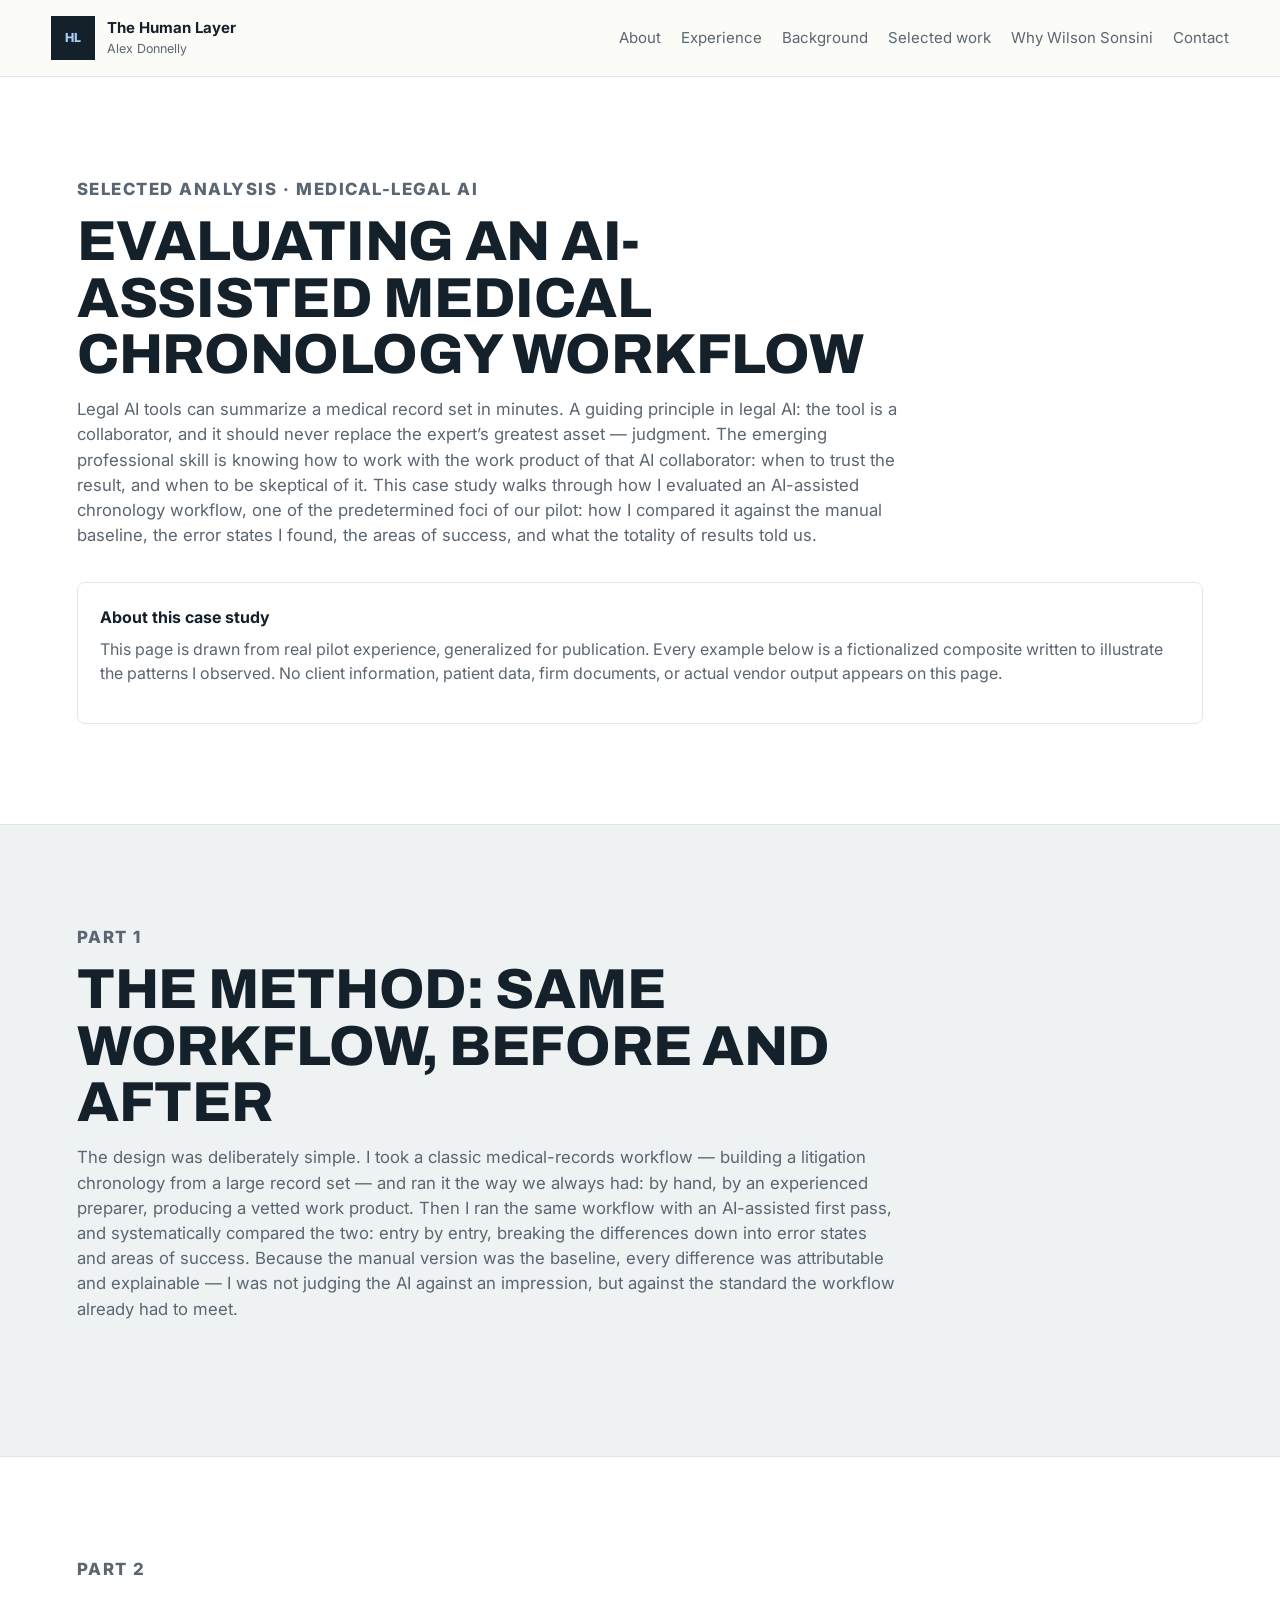
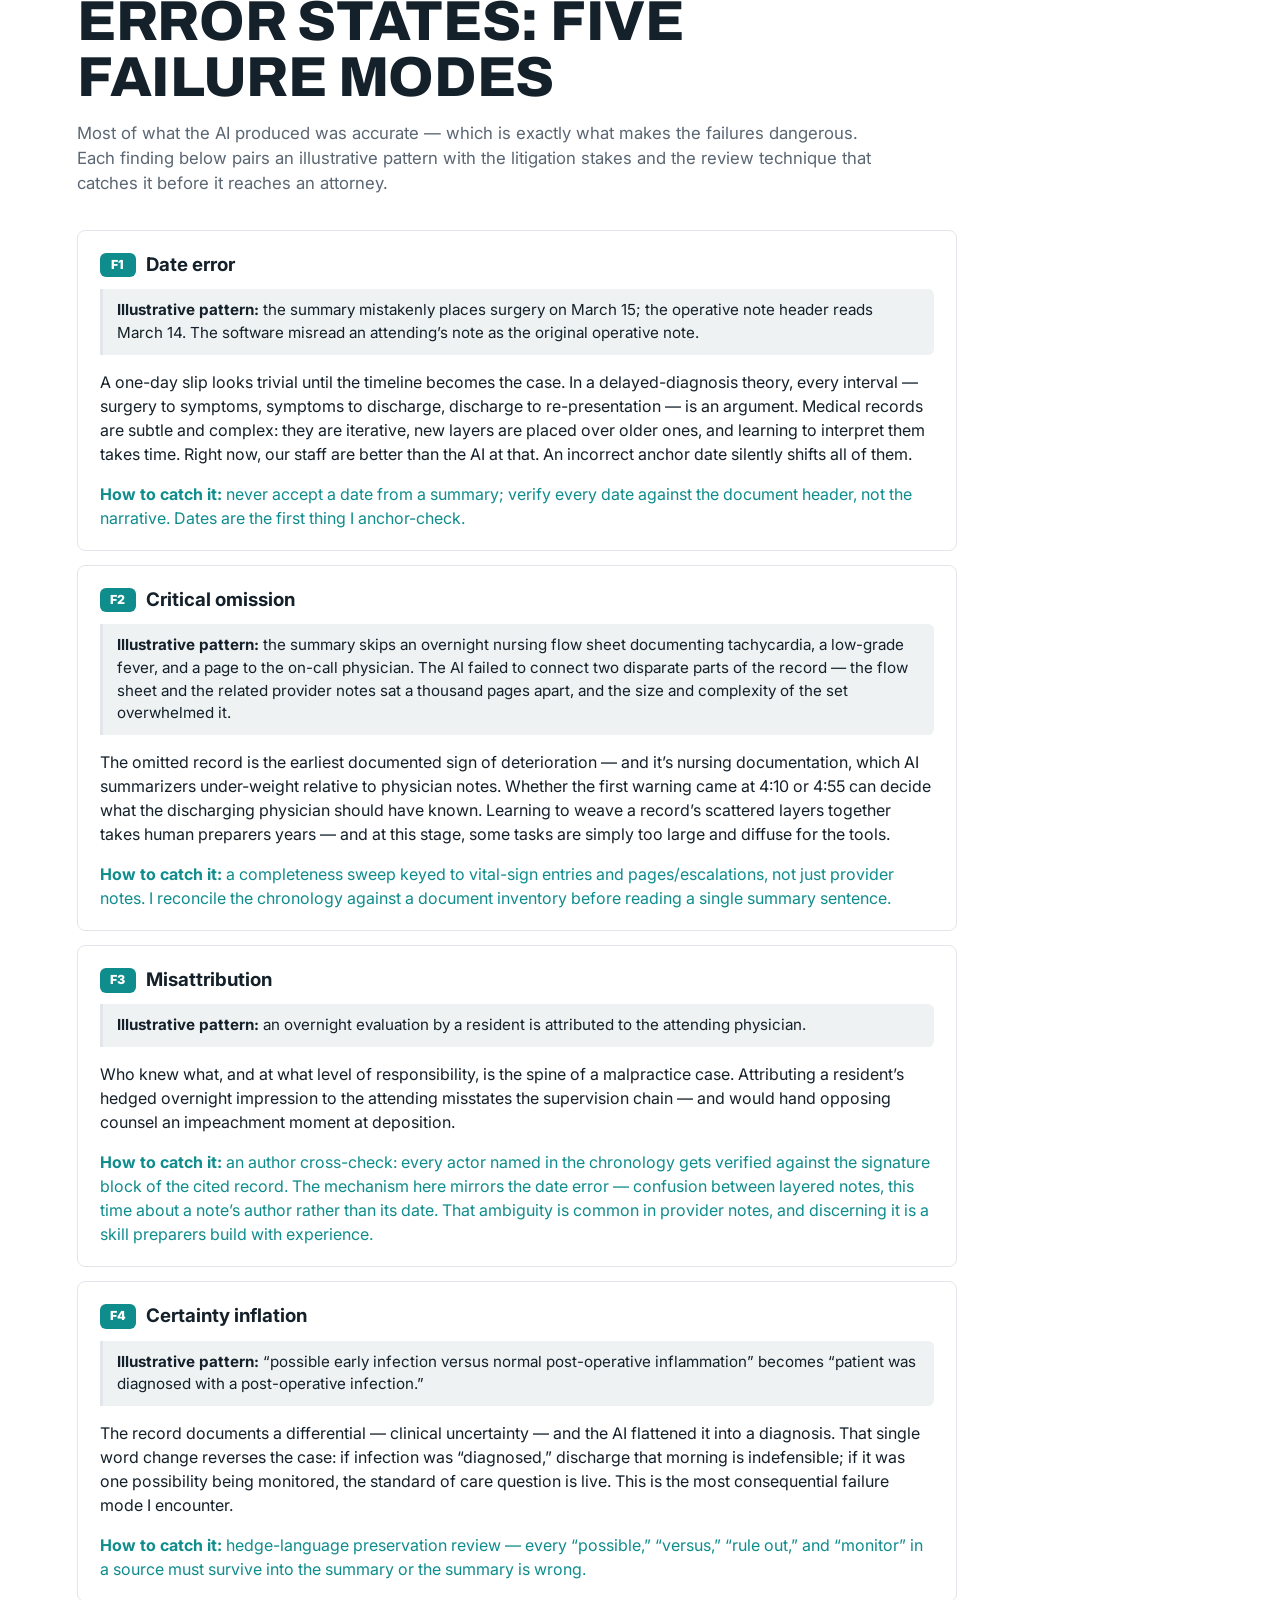
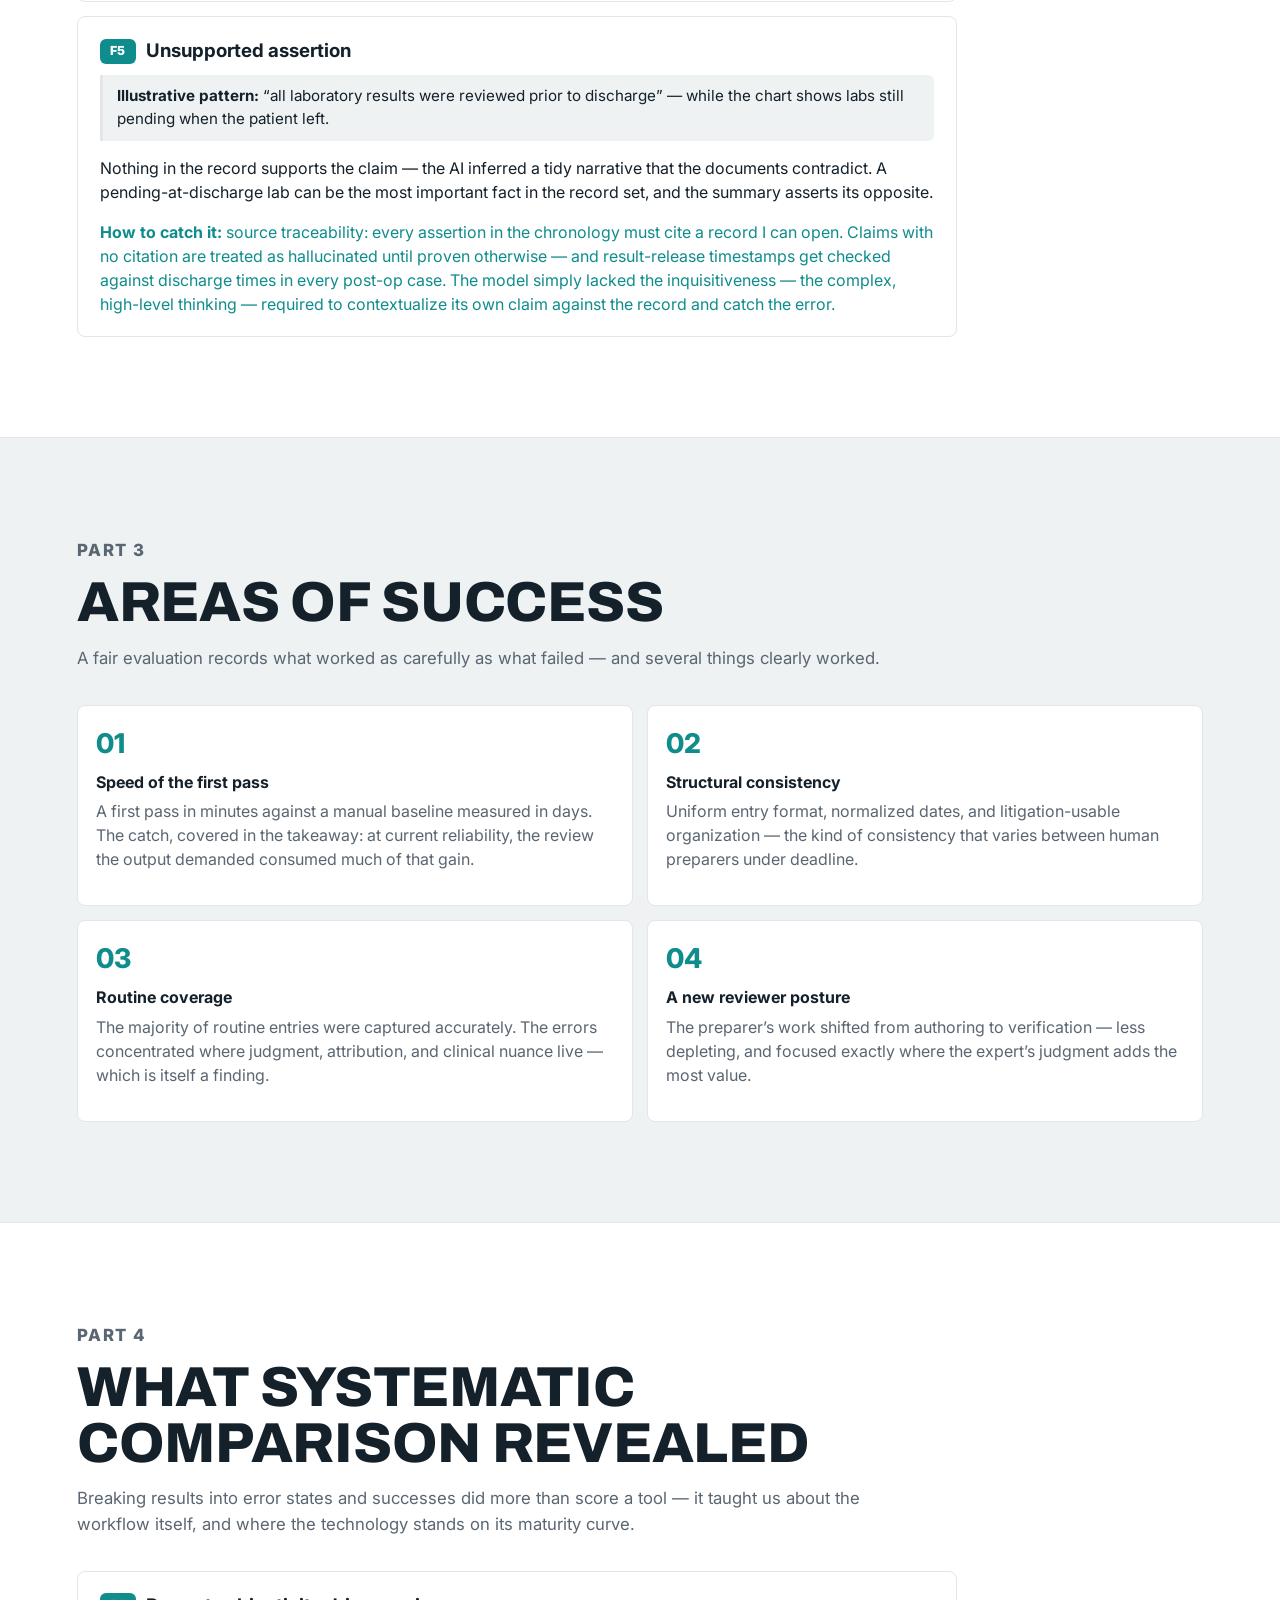
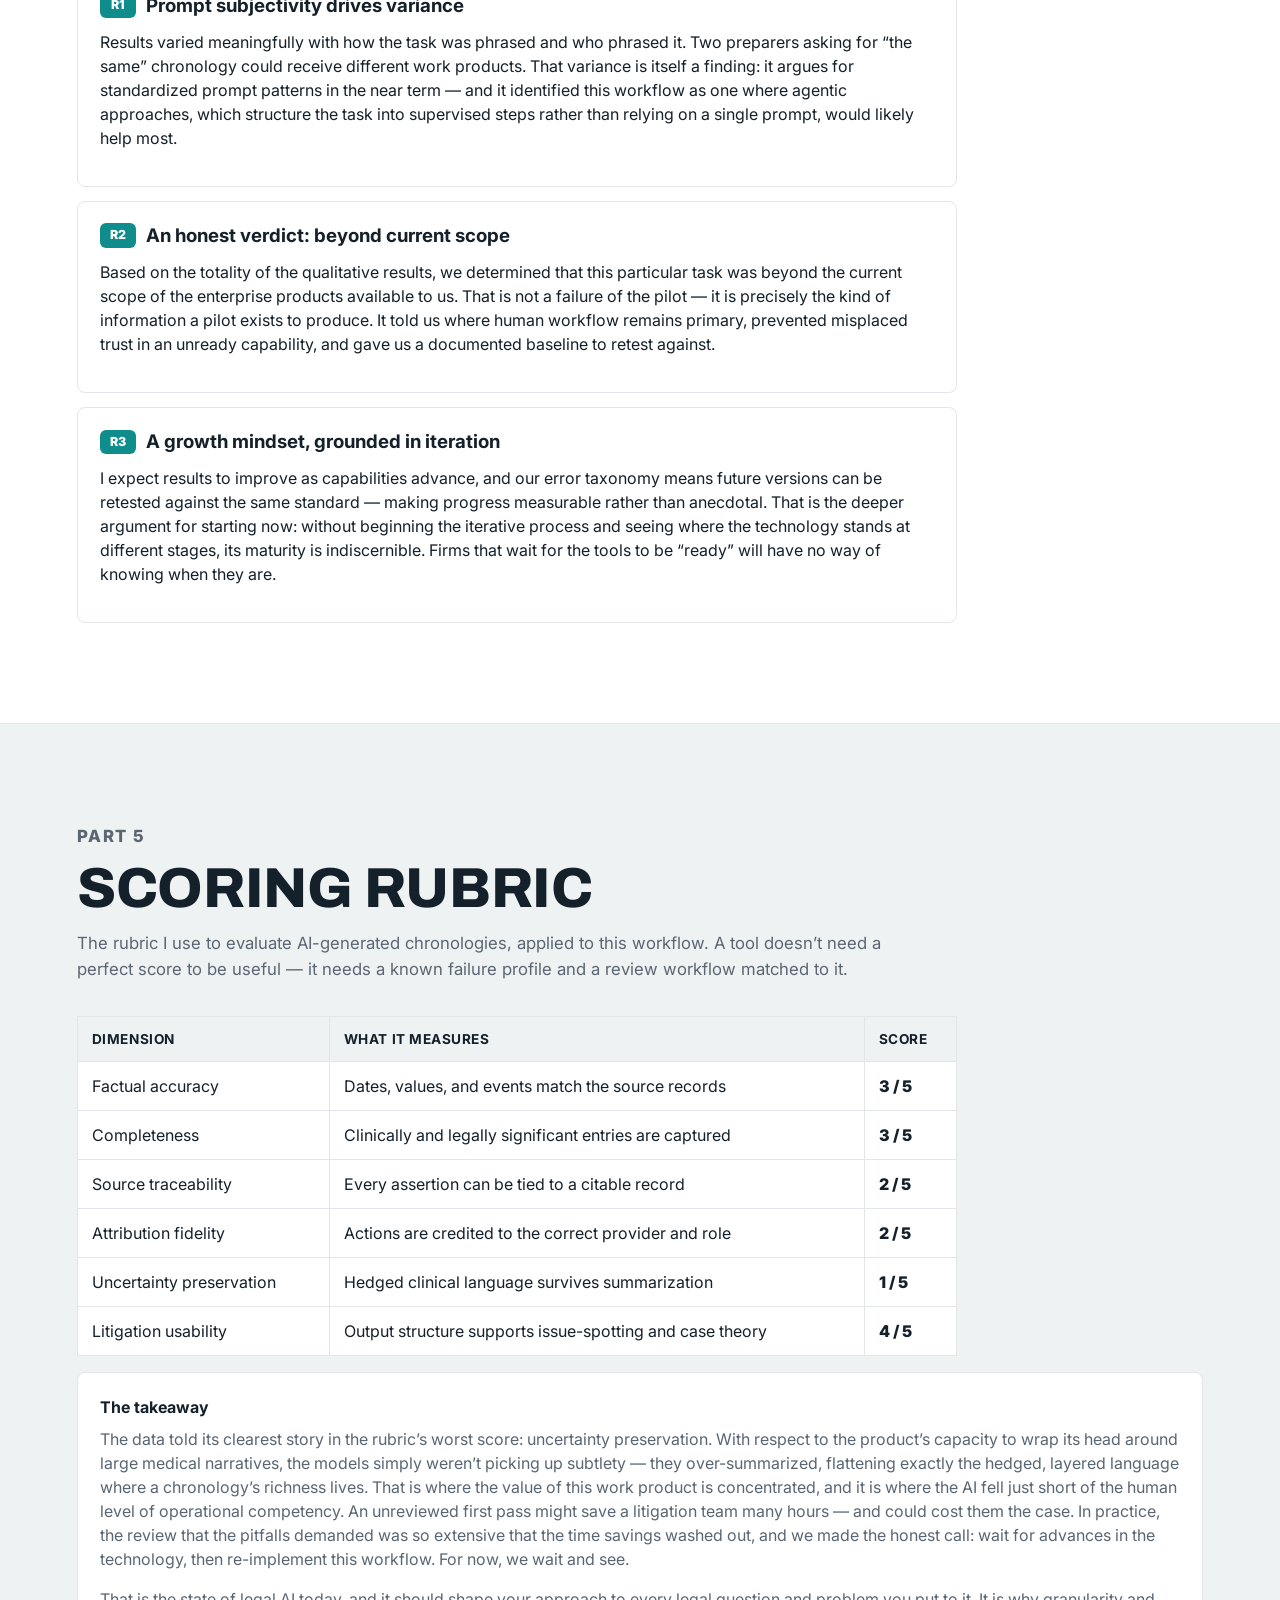
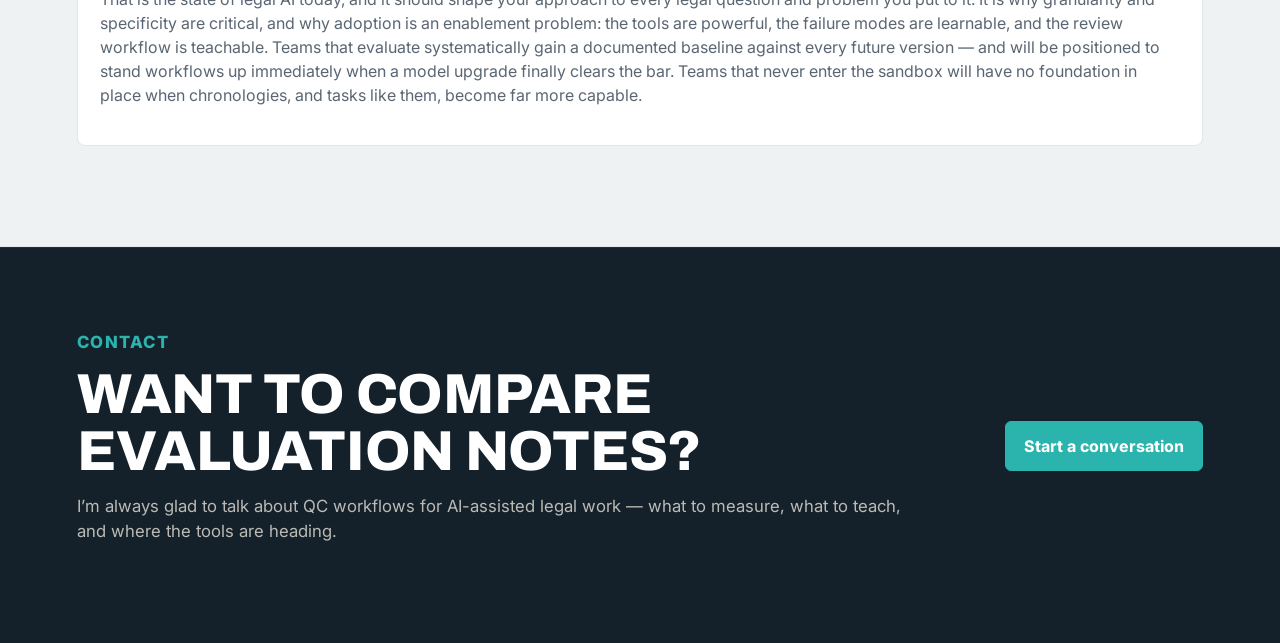
<file: chronology-analysis.html>
<!doctype html>
<html lang="en">
  <head>
    <!-- Google tag (gtag.js) -->
    <script async src="https://www.googletagmanager.com/gtag/js?id=G-5SEJFHV82K"></script>
    <script>
      window.dataLayer = window.dataLayer || [];
      function gtag(){dataLayer.push(arguments);}
      gtag('js', new Date());
      gtag('config', 'G-5SEJFHV82K');
    </script>
    <meta charset="utf-8">
    <meta name="viewport" content="width=device-width, initial-scale=1">
    <title>AI Chronology Analysis: A Worked Case Study | Alex Donnelly</title>
    <meta
      name="description"
      content="A de-identified case study: evaluating an AI-assisted medical chronology workflow against its manual baseline — failure modes, areas of success, a scoring rubric, and what systematic comparison revealed."
    >
    <link rel="icon" href="favicon.svg" type="image/svg+xml">
    <link rel="icon" href="favicon.png" sizes="48x48">
    <link rel="apple-touch-icon" href="apple-touch-icon.png">
    <link rel="preconnect" href="https://fonts.googleapis.com">
    <link rel="preconnect" href="https://fonts.gstatic.com" crossorigin>
    <link href="https://fonts.googleapis.com/css2?family=Archivo:wght@600;700;800&family=Inter:wght@400;500;600;700;800&display=swap" rel="stylesheet">
    <link rel="stylesheet" href="styles.css?v=4">
  </head>
  <body>
    <header class="site-header">
      <a class="brand" href="index.html" aria-label="The Human Layer home">
        <span class="brand-mark" aria-hidden="true">HL</span>
        <span>
          <strong>The Human Layer</strong>
          <small>Alex Donnelly</small>
        </span>
      </a>
      <nav class="nav" aria-label="Primary navigation">
        <a href="index.html#about">About</a>
        <a href="index.html#experience">Experience</a>
        <a href="index.html#background">Background</a>
        <a href="index.html#work">Selected work</a>
        <a href="index.html#why">Why Wilson Sonsini</a>
        <a href="index.html#contact">Contact</a>
      </nav>
    </header>

    <main id="top">
      <section class="section">
        <div class="section-heading">
          <p class="eyebrow">Selected analysis &middot; Medical-legal AI</p>
          <h2>Evaluating an AI-assisted medical chronology workflow</h2>
          <p>
            Legal AI tools can summarize a medical record set in minutes. A guiding principle in legal AI: the
            tool is a collaborator, and it should never replace the expert&rsquo;s greatest asset &mdash;
            judgment. The emerging professional skill is knowing how to work with the work product of that AI
            collaborator: when to trust the result, and when to be skeptical of it. This case study walks through
            how I evaluated an AI-assisted chronology workflow, one of the predetermined foci of our pilot: how I
            compared it against the manual baseline, the error states I found, the areas of success, and what the
            totality of results told us.
          </p>
        </div>

        <div class="project-preview" role="note">
          <strong>About this case study</strong>
          <p>
            This page is drawn from real pilot experience, generalized for publication. Every example below is a
            fictionalized composite written to illustrate the patterns I observed. No client information, patient
            data, firm documents, or actual vendor output appears on this page.
          </p>
        </div>
      </section>

      <section class="section muted">
        <div class="section-heading">
          <p class="eyebrow">Part 1</p>
          <h2>The method: same workflow, before and after</h2>
          <p>
            The design was deliberately simple. I took a classic medical-records workflow &mdash; building a
            litigation chronology from a large record set &mdash; and ran it the way we always had: by hand, by
            an experienced preparer, producing a vetted work product. Then I ran the same workflow with an
            AI-assisted first pass, and systematically compared the two: entry by entry, breaking the differences
            down into error states and areas of success. Because the manual version was the baseline, every
            difference was attributable and explainable &mdash; I was not judging the AI against an impression,
            but against the standard the workflow already had to meet.
          </p>
        </div>
      </section>

      <section class="section">
        <div class="section-heading">
          <p class="eyebrow">Part 2</p>
          <h2>Error states: five failure modes</h2>
          <p>
            Most of what the AI produced was accurate &mdash; which is exactly what makes the failures
            dangerous. Each finding below pairs an illustrative pattern with the litigation stakes and the review
            technique that catches it before it reaches an attorney.
          </p>
        </div>

        <div class="findings-list">
          <article class="finding">
            <h3><span>F1</span> Date error</h3>
            <p class="vs"><strong>Illustrative pattern:</strong> the summary mistakenly places surgery on March
            15; the operative note header reads March 14. The software misread an attending&rsquo;s note as the
            original operative note.</p>
            <p>
              A one-day slip looks trivial until the timeline becomes the case. In a delayed-diagnosis theory,
              every interval &mdash; surgery to symptoms, symptoms to discharge, discharge to re-presentation
              &mdash; is an argument. Medical records are subtle and complex: they are iterative, new layers are
              placed over older ones, and learning to interpret them takes time. Right now, our staff are better
              than the AI at that. An incorrect anchor date silently shifts all of them.
            </p>
            <p class="catch"><strong>How to catch it:</strong> never accept a date from a summary; verify every
            date against the document header, not the narrative. Dates are the first thing I anchor-check.</p>
          </article>

          <article class="finding">
            <h3><span>F2</span> Critical omission</h3>
            <p class="vs"><strong>Illustrative pattern:</strong> the summary skips an overnight nursing flow
            sheet documenting tachycardia, a low-grade fever, and a page to the on-call physician. The AI failed
            to connect two disparate parts of the record &mdash; the flow sheet and the related provider notes
            sat a thousand pages apart, and the size and complexity of the set overwhelmed it.</p>
            <p>
              The omitted record is the earliest documented sign of deterioration &mdash; and it&rsquo;s nursing
              documentation, which AI summarizers under-weight relative to physician notes. Whether the first
              warning came at 4:10 or 4:55 can decide what the discharging physician should have known. Learning
              to weave a record&rsquo;s scattered layers together takes human preparers years &mdash; and at this
              stage, some tasks are simply too large and diffuse for the tools.
            </p>
            <p class="catch"><strong>How to catch it:</strong> a completeness sweep keyed to vital-sign entries
            and pages/escalations, not just provider notes. I reconcile the chronology against a document
            inventory before reading a single summary sentence.</p>
          </article>

          <article class="finding">
            <h3><span>F3</span> Misattribution</h3>
            <p class="vs"><strong>Illustrative pattern:</strong> an overnight evaluation by a resident is
            attributed to the attending physician.</p>
            <p>
              Who knew what, and at what level of responsibility, is the spine of a malpractice case. Attributing
              a resident&rsquo;s hedged overnight impression to the attending misstates the supervision chain
              &mdash; and would hand opposing counsel an impeachment moment at deposition.
            </p>
            <p class="catch"><strong>How to catch it:</strong> an author cross-check: every actor named in the
            chronology gets verified against the signature block of the cited record. The mechanism here mirrors
            the date error &mdash; confusion between layered notes, this time about a note&rsquo;s author rather
            than its date. That ambiguity is common in provider notes, and discerning it is a skill preparers
            build with experience.</p>
          </article>

          <article class="finding">
            <h3><span>F4</span> Certainty inflation</h3>
            <p class="vs"><strong>Illustrative pattern:</strong> &ldquo;possible early infection versus normal
            post-operative inflammation&rdquo; becomes &ldquo;patient was diagnosed with a post-operative
            infection.&rdquo;</p>
            <p>
              The record documents a differential &mdash; clinical uncertainty &mdash; and the AI flattened it
              into a diagnosis. That single word change reverses the case: if infection was &ldquo;diagnosed,&rdquo;
              discharge that morning is indefensible; if it was one possibility being monitored, the standard of
              care question is live. This is the most consequential failure mode I encounter.
            </p>
            <p class="catch"><strong>How to catch it:</strong> hedge-language preservation review &mdash; every
            &ldquo;possible,&rdquo; &ldquo;versus,&rdquo; &ldquo;rule out,&rdquo; and &ldquo;monitor&rdquo; in a
            source must survive into the summary or the summary is wrong.</p>
          </article>

          <article class="finding">
            <h3><span>F5</span> Unsupported assertion</h3>
            <p class="vs"><strong>Illustrative pattern:</strong> &ldquo;all laboratory results were reviewed
            prior to discharge&rdquo; &mdash; while the chart shows labs still pending when the patient left.</p>
            <p>
              Nothing in the record supports the claim &mdash; the AI inferred a tidy narrative that the
              documents contradict. A pending-at-discharge lab can be the most important fact in the record set,
              and the summary asserts its opposite.
            </p>
            <p class="catch"><strong>How to catch it:</strong> source traceability: every assertion in the
            chronology must cite a record I can open. Claims with no citation are treated as hallucinated until
            proven otherwise &mdash; and result-release timestamps get checked against discharge times in every
            post-op case. The model simply lacked the inquisitiveness &mdash; the complex, high-level thinking
            &mdash; required to contextualize its own claim against the record and catch the error.</p>
          </article>
        </div>
      </section>

      <section class="section muted">
        <div class="section-heading">
          <p class="eyebrow">Part 3</p>
          <h2>Areas of success</h2>
          <p>
            A fair evaluation records what worked as carefully as what failed &mdash; and several things clearly
            worked.
          </p>
        </div>

        <div class="enablement-cards">
          <article>
            <span>01</span>
            <h4>Speed of the first pass</h4>
            <p>A first pass in minutes against a manual baseline measured in days. The catch, covered in the
            takeaway: at current reliability, the review the output demanded consumed much of that gain.</p>
          </article>
          <article>
            <span>02</span>
            <h4>Structural consistency</h4>
            <p>Uniform entry format, normalized dates, and litigation-usable organization &mdash; the kind of
            consistency that varies between human preparers under deadline.</p>
          </article>
          <article>
            <span>03</span>
            <h4>Routine coverage</h4>
            <p>The majority of routine entries were captured accurately. The errors concentrated where judgment,
            attribution, and clinical nuance live &mdash; which is itself a finding.</p>
          </article>
          <article>
            <span>04</span>
            <h4>A new reviewer posture</h4>
            <p>The preparer&rsquo;s work shifted from authoring to verification &mdash; less depleting, and
            focused exactly where the expert&rsquo;s judgment adds the most value.</p>
          </article>
        </div>
      </section>

      <section class="section">
        <div class="section-heading">
          <p class="eyebrow">Part 4</p>
          <h2>What systematic comparison revealed</h2>
          <p>
            Breaking results into error states and successes did more than score a tool &mdash; it taught us
            about the workflow itself, and where the technology stands on its maturity curve.
          </p>
        </div>

        <div class="findings-list">
          <article class="finding">
            <h3><span>R1</span> Prompt subjectivity drives variance</h3>
            <p>
              Results varied meaningfully with how the task was phrased and who phrased it. Two preparers asking
              for &ldquo;the same&rdquo; chronology could receive different work products. That variance is itself
              a finding: it argues for standardized prompt patterns in the near term &mdash; and it identified
              this workflow as one where agentic approaches, which structure the task into supervised steps rather
              than relying on a single prompt, would likely help most.
            </p>
          </article>
          <article class="finding">
            <h3><span>R2</span> An honest verdict: beyond current scope</h3>
            <p>
              Based on the totality of the qualitative results, we determined that this particular task was
              beyond the current scope of the enterprise products available to us. That is not a failure of the
              pilot &mdash; it is precisely the kind of information a pilot exists to produce. It told us where
              human workflow remains primary, prevented misplaced trust in an unready capability, and gave us a
              documented baseline to retest against.
            </p>
          </article>
          <article class="finding">
            <h3><span>R3</span> A growth mindset, grounded in iteration</h3>
            <p>
              I expect results to improve as capabilities advance, and our error taxonomy means future versions
              can be retested against the same standard &mdash; making progress measurable rather than anecdotal.
              That is the deeper argument for starting now: without beginning the iterative process and seeing
              where the technology stands at different stages, its maturity is indiscernible. Firms that wait for
              the tools to be &ldquo;ready&rdquo; will have no way of knowing when they are.
            </p>
          </article>
        </div>
      </section>

      <section class="section muted">
        <div class="section-heading">
          <p class="eyebrow">Part 5</p>
          <h2>Scoring rubric</h2>
          <p>
            The rubric I use to evaluate AI-generated chronologies, applied to this workflow. A tool doesn&rsquo;t
            need a perfect score to be useful &mdash; it needs a known failure profile and a review workflow
            matched to it.
          </p>
        </div>

        <table class="rubric">
          <thead>
            <tr><th>Dimension</th><th>What it measures</th><th>Score</th></tr>
          </thead>
          <tbody>
            <tr><td>Factual accuracy</td><td>Dates, values, and events match the source records</td><td>3 / 5</td></tr>
            <tr><td>Completeness</td><td>Clinically and legally significant entries are captured</td><td>3 / 5</td></tr>
            <tr><td>Source traceability</td><td>Every assertion can be tied to a citable record</td><td>2 / 5</td></tr>
            <tr><td>Attribution fidelity</td><td>Actions are credited to the correct provider and role</td><td>2 / 5</td></tr>
            <tr><td>Uncertainty preservation</td><td>Hedged clinical language survives summarization</td><td>1 / 5</td></tr>
            <tr><td>Litigation usability</td><td>Output structure supports issue-spotting and case theory</td><td>4 / 5</td></tr>
          </tbody>
        </table>

        <div class="project-preview" role="note">
          <strong>The takeaway</strong>
          <p>
            The data told its clearest story in the rubric&rsquo;s worst score: uncertainty preservation. With
            respect to the product&rsquo;s capacity to wrap its head around large medical narratives, the models
            simply weren&rsquo;t picking up subtlety &mdash; they over-summarized, flattening exactly the hedged,
            layered language where a chronology&rsquo;s richness lives. That is where the value of this work
            product is concentrated, and it is where the AI fell just short of the human level of operational
            competency. An unreviewed first pass might save a litigation team many hours &mdash; and could cost
            them the case. In practice, the review that the pitfalls demanded was so extensive that the time
            savings washed out, and we made the honest call: wait for advances in the technology, then
            re-implement this workflow. For now, we wait and see.
          </p>
          <p>
            That is the state of legal AI today, and it should shape your approach to every legal question and
            problem you put to it. It is why granularity and specificity are critical, and why adoption is an
            enablement problem: the tools are powerful, the failure modes are learnable, and the review workflow
            is teachable. Teams that evaluate systematically gain a documented baseline against every future
            version &mdash; and will be positioned to stand workflows up immediately when a model upgrade finally
            clears the bar. Teams that never enter the sandbox will have no foundation in place when chronologies,
            and tasks like them, become far more capable.
          </p>
        </div>
      </section>

      <section class="contact-section">
        <div>
          <p class="eyebrow">Contact</p>
          <h2>Want to compare evaluation notes?</h2>
          <p>
            I&rsquo;m always glad to talk about QC workflows for AI-assisted legal work &mdash; what to measure,
            what to teach, and where the tools are heading.
          </p>
        </div>
        <a class="button primary" href="mailto:a.james.donnelly@gmail.com">Start a conversation</a>
      </section>
    </main>
  </body>
</html>
</file>
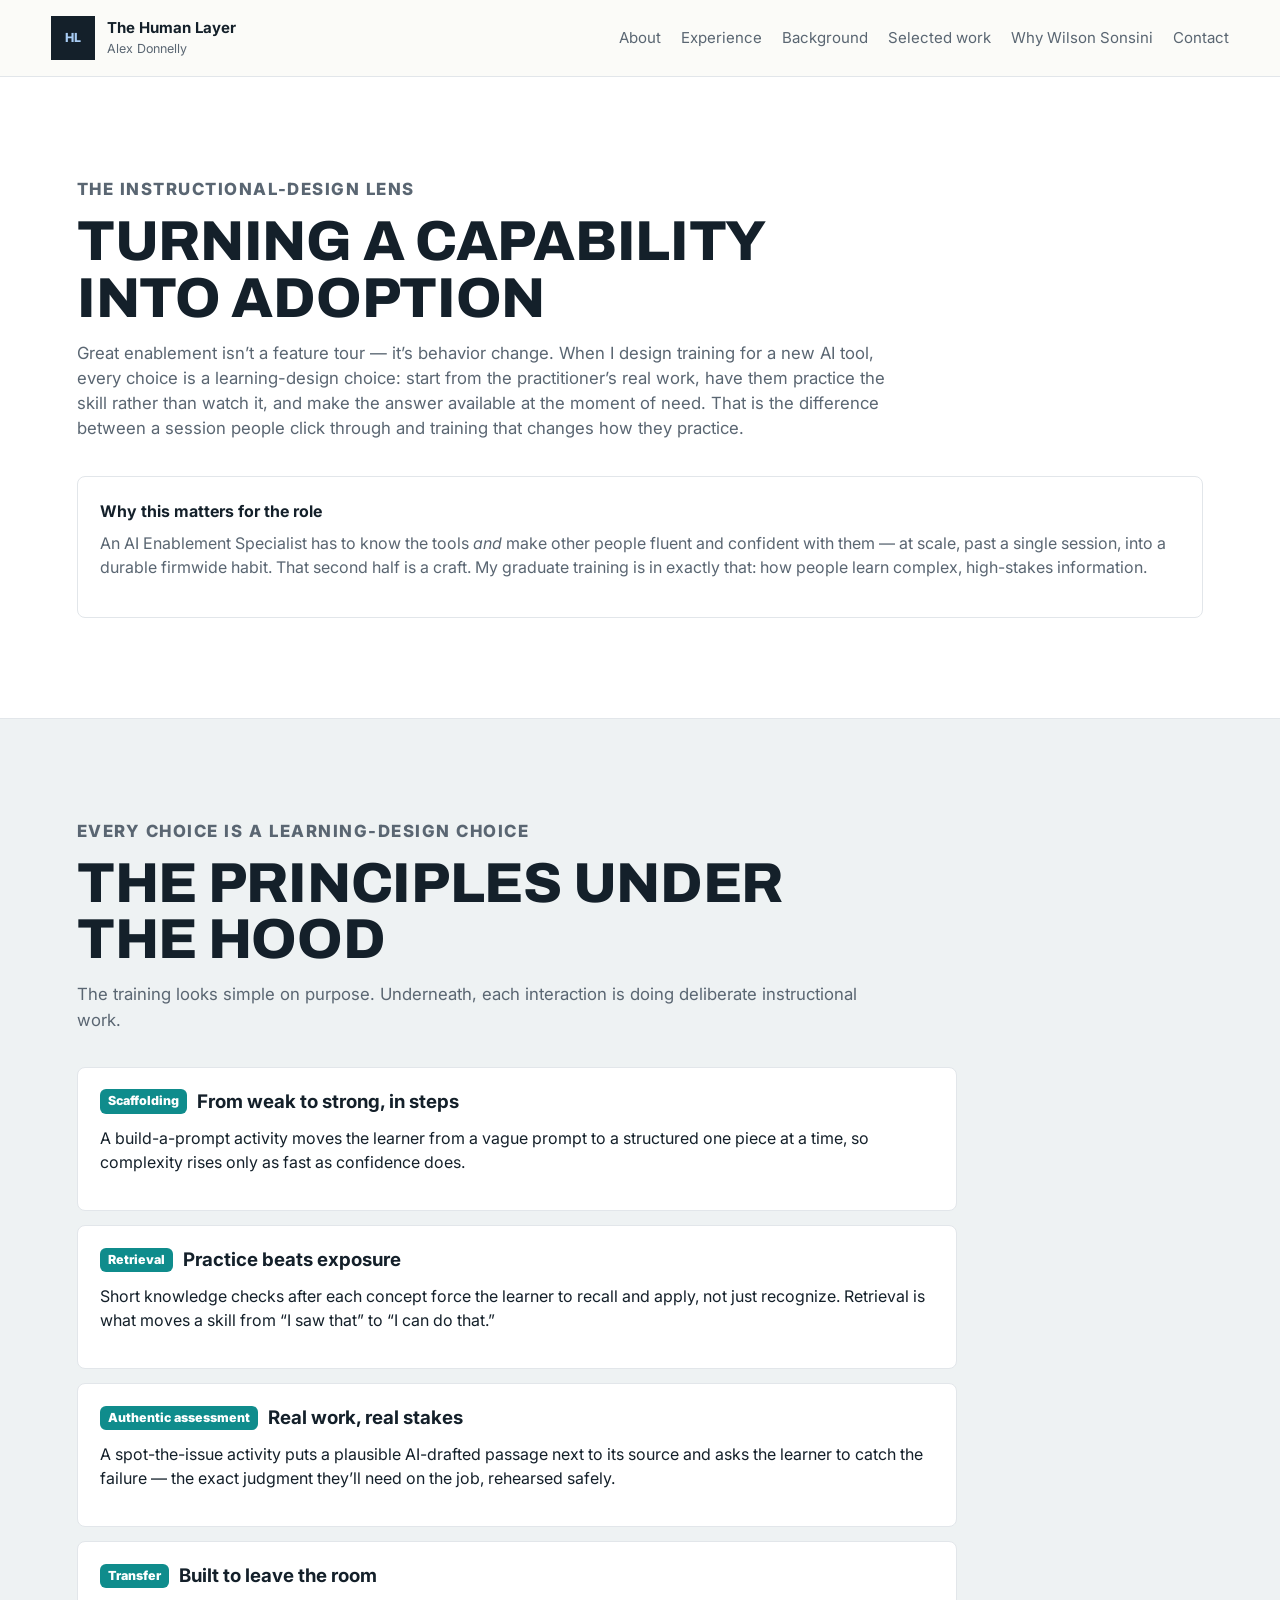
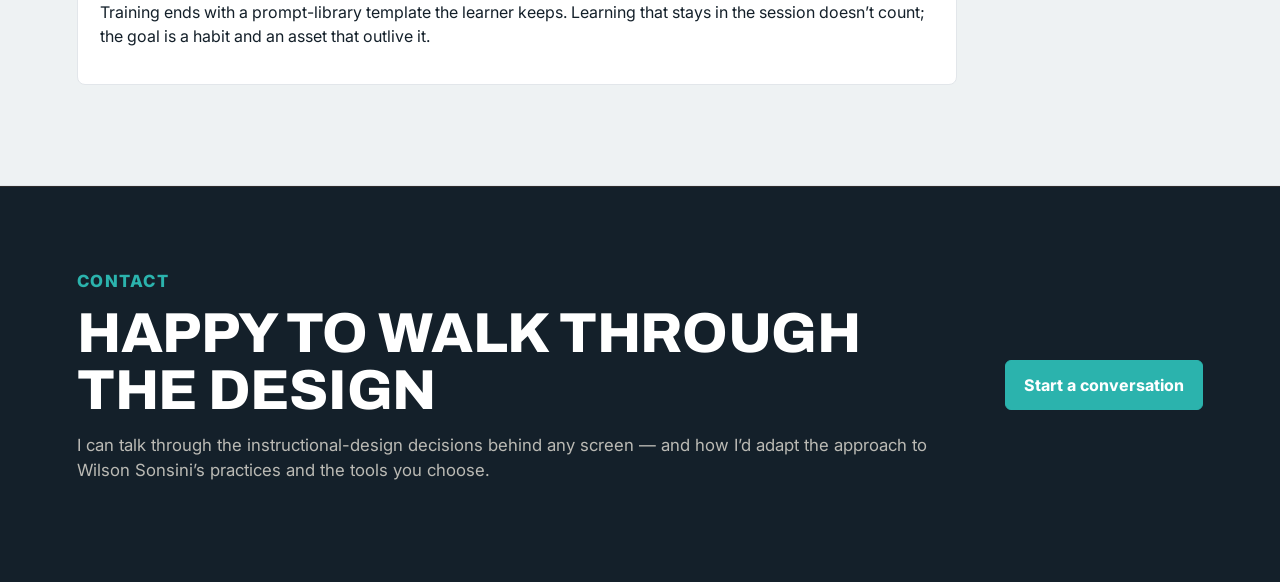
<file: learning-design.html>
<!doctype html>
<html lang="en">
  <head>
    <meta charset="utf-8">
    <meta name="viewport" content="width=device-width, initial-scale=1">
    <title>The Instructional-Design Lens | Alex Donnelly</title>
    <meta name="description" content="The learning-design thinking behind AI enablement — scaffolding, retrieval practice, authentic assessment, and transfer. Turning a capability into durable, firmwide adoption.">
    <link rel="icon" href="favicon.svg" type="image/svg+xml">
    <link rel="icon" href="favicon.png" sizes="48x48">
    <link rel="apple-touch-icon" href="apple-touch-icon.png">
    <link rel="preconnect" href="https://fonts.googleapis.com">
    <link rel="preconnect" href="https://fonts.gstatic.com" crossorigin>
    <link href="https://fonts.googleapis.com/css2?family=Archivo:wght@600;700;800&family=Inter:wght@400;500;600;700;800&display=swap" rel="stylesheet">
    <link rel="stylesheet" href="styles.css?v=1">
  </head>
  <body>
    <header class="site-header">
      <a class="brand" href="index.html" aria-label="The Human Layer home">
        <span class="brand-mark" aria-hidden="true">HL</span>
        <span>
          <strong>The Human Layer</strong>
          <small>Alex Donnelly</small>
        </span>
      </a>
      <nav class="nav" aria-label="Primary navigation">
        <a href="index.html#about">About</a>
        <a href="index.html#experience">Experience</a>
        <a href="index.html#background">Background</a>
        <a href="index.html#work">Selected work</a>
        <a href="index.html#why">Why Wilson Sonsini</a>
        <a href="index.html#contact">Contact</a>
      </nav>
    </header>

    <main id="top">
      <section class="section">
        <div class="section-heading">
          <p class="eyebrow">The instructional-design lens</p>
          <h2>Turning a capability into adoption</h2>
          <p>
            Great enablement isn&rsquo;t a feature tour &mdash; it&rsquo;s behavior change. When I design training
            for a new AI tool, every choice is a learning-design choice: start from the practitioner&rsquo;s real
            work, have them practice the skill rather than watch it, and make the answer available at the moment of
            need. That is the difference between a session people click through and training that changes how they
            practice.
          </p>
        </div>
        <div class="project-preview" role="note">
          <strong>Why this matters for the role</strong>
          <p>
            An AI Enablement Specialist has to know the tools <em>and</em> make other people fluent and confident
            with them &mdash; at scale, past a single session, into a durable firmwide habit. That second half is a
            craft. My graduate training is in exactly that: how people learn complex, high-stakes information.
          </p>
        </div>
      </section>

      <section class="section muted">
        <div class="section-heading">
          <p class="eyebrow">Every choice is a learning-design choice</p>
          <h2>The principles under the hood</h2>
          <p>
            The training looks simple on purpose. Underneath, each interaction is doing deliberate instructional
            work.
          </p>
        </div>
        <div class="findings-list">
          <article class="finding">
            <h3><span>Scaffolding</span> From weak to strong, in steps</h3>
            <p>
              A build-a-prompt activity moves the learner from a vague prompt to a structured one piece at a time,
              so complexity rises only as fast as confidence does.
            </p>
          </article>
          <article class="finding">
            <h3><span>Retrieval</span> Practice beats exposure</h3>
            <p>
              Short knowledge checks after each concept force the learner to recall and apply, not just recognize.
              Retrieval is what moves a skill from &ldquo;I saw that&rdquo; to &ldquo;I can do that.&rdquo;
            </p>
          </article>
          <article class="finding">
            <h3><span>Authentic assessment</span> Real work, real stakes</h3>
            <p>
              A spot-the-issue activity puts a plausible AI-drafted passage next to its source and asks the learner
              to catch the failure &mdash; the exact judgment they&rsquo;ll need on the job, rehearsed safely.
            </p>
          </article>
          <article class="finding">
            <h3><span>Transfer</span> Built to leave the room</h3>
            <p>
              Training ends with a prompt-library template the learner keeps. Learning that stays in the session
              doesn&rsquo;t count; the goal is a habit and an asset that outlive it.
            </p>
          </article>
        </div>
      </section>

      <section class="contact-section">
        <div>
          <p class="eyebrow">Contact</p>
          <h2>Happy to walk through the design</h2>
          <p>
            I can talk through the instructional-design decisions behind any screen &mdash; and how I&rsquo;d adapt
            the approach to Wilson Sonsini&rsquo;s practices and the tools you choose.
          </p>
        </div>
        <a class="button primary" href="mailto:a.james.donnelly@gmail.com">Start a conversation</a>
      </section>
    </main>
  </body>
</html>
</file>
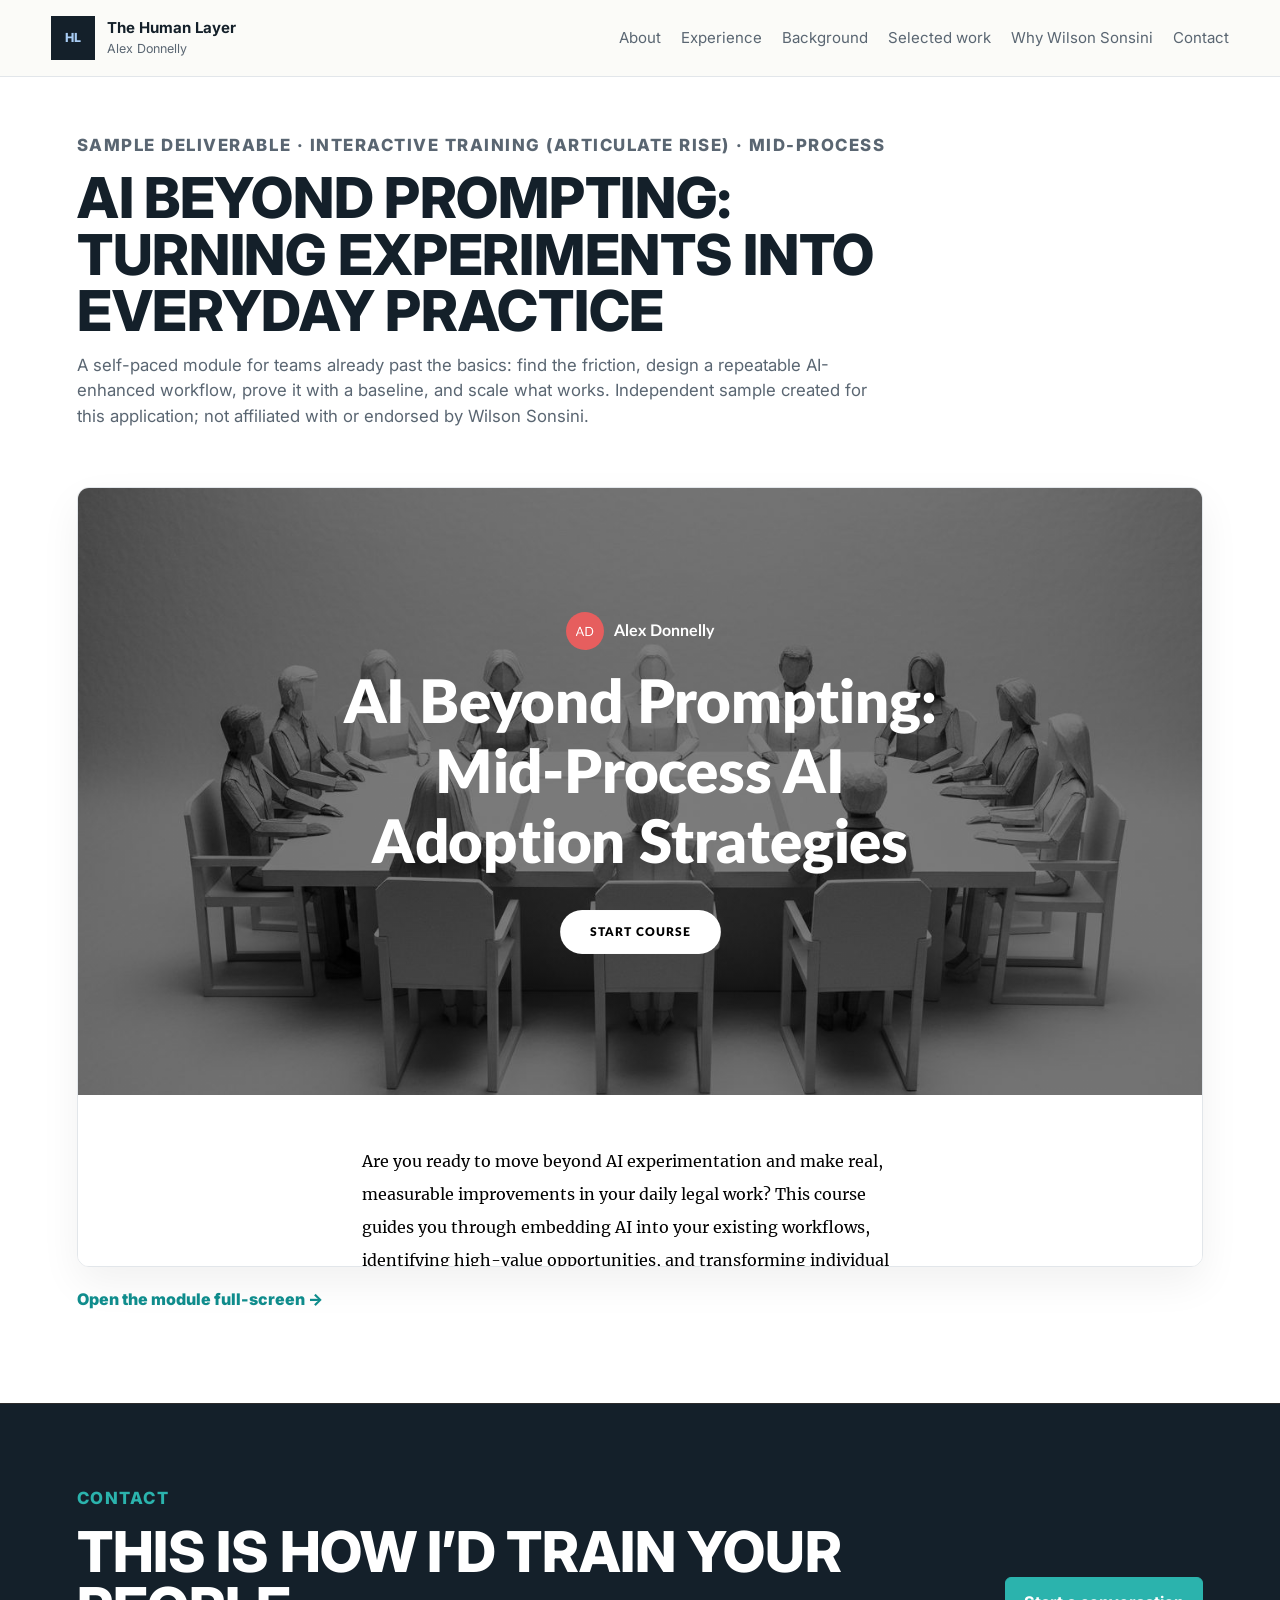
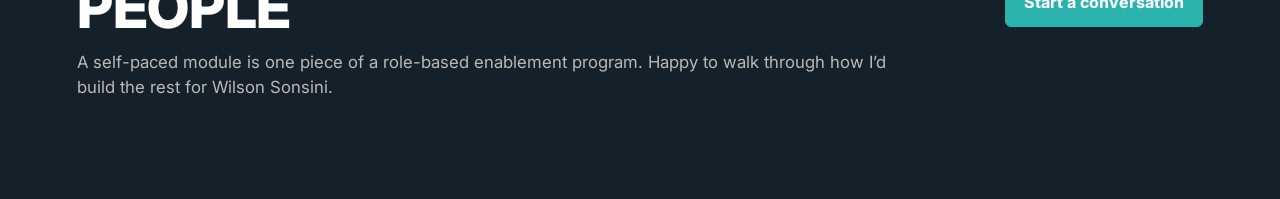
<file: module.html>
<!doctype html>
<html lang="en">
  <head>
    <!-- Google tag (gtag.js) -->
    <script async src="https://www.googletagmanager.com/gtag/js?id=G-5SEJFHV82K"></script>
    <script>
      window.dataLayer = window.dataLayer || [];
      function gtag(){dataLayer.push(arguments);}
      gtag('js', new Date());
      gtag('config', 'G-5SEJFHV82K');
    </script>
    <meta charset="utf-8">
    <meta name="viewport" content="width=device-width, initial-scale=1">
    <title>Interactive Module: AI Beyond Prompting | Alex Donnelly</title>
    <meta
      name="description"
      content="An interactive module (Articulate Rise) for teams already using AI: moving from individual experiments to repeatable, measured workflows — mapping friction, designing AI-enhanced workflows, proving value, and scaling what works."
    >
    <link rel="icon" href="favicon.svg" type="image/svg+xml">
    <link rel="icon" href="favicon.png" sizes="48x48">
    <link rel="apple-touch-icon" href="apple-touch-icon.png">
    <link rel="preconnect" href="https://fonts.googleapis.com">
    <link rel="preconnect" href="https://fonts.gstatic.com" crossorigin>
    <link href="https://fonts.googleapis.com/css2?family=Inter:wght@400;500;600;700;800&display=swap" rel="stylesheet">
    <link rel="stylesheet" href="styles.css?v=4">
    <style>
      .course-intro { padding: clamp(32px, 5vw, 56px) clamp(18px, 6vw, 80px) 8px; }
      .course-frame-wrap { padding: 16px clamp(18px, 6vw, 80px) clamp(40px, 6vw, 80px); }
      .course-frame {
        width: 100%;
        height: calc(100svh - 120px);
        min-height: 560px;
        border: 1px solid var(--line);
        border-radius: 12px;
        box-shadow: var(--shadow);
        background: var(--white);
      }
      .course-fallback {
        display: grid; gap: 8px; padding: 28px;
        border: 1px dashed var(--line); border-radius: 12px;
        background: var(--soft); color: var(--muted);
      }
    </style>
  </head>
  <body>
    <header class="site-header">
      <a class="brand" href="index.html" aria-label="The Human Layer home">
        <span class="brand-mark" aria-hidden="true">HL</span>
        <span>
          <strong>The Human Layer</strong>
          <small>Alex Donnelly</small>
        </span>
      </a>
      <nav class="nav" aria-label="Primary navigation">
        <a href="index.html#about">About</a>
        <a href="index.html#experience">Experience</a>
        <a href="index.html#background">Background</a>
        <a href="index.html#work">Selected work</a>
        <a href="index.html#why">Why Wilson Sonsini</a>
        <a href="index.html#contact">Contact</a>
      </nav>
    </header>

    <main id="top">
      <section class="course-intro">
        <div class="section-heading">
          <p class="eyebrow">Sample deliverable &middot; Interactive training (Articulate Rise) &middot; Mid-process</p>
          <h2>AI beyond prompting: turning experiments into everyday practice</h2>
          <p>
            A self-paced module for teams already past the basics: find the friction, design a repeatable
            AI-enhanced workflow, prove it with a baseline, and scale what works. Independent sample created for
            this application; not affiliated with or endorsed by Wilson Sonsini.
          </p>
        </div>
      </section>

      <section class="course-frame-wrap">
        <iframe
          class="course-frame"
          src="midprocess-module/index.html"
          title="Interactive module: AI beyond prompting"
          allowfullscreen
          loading="lazy"
        ></iframe>
        <noscript>
          <div class="course-fallback">
            <strong>This module needs JavaScript.</strong>
            <span>Enable JavaScript, or <a href="midprocess-module/index.html">open the module in a new tab</a>.</span>
          </div>
        </noscript>
        <p style="margin-top:14px">
          <a class="text-button" href="midprocess-module/index.html">Open the module full-screen &rarr;</a>
        </p>
      </section>

      <section class="contact-section">
        <div>
          <p class="eyebrow">Contact</p>
          <h2>This is how I&rsquo;d train your people</h2>
          <p>
            A self-paced module is one piece of a role-based enablement program. Happy to walk through how
            I&rsquo;d build the rest for Wilson Sonsini.
          </p>
        </div>
        <a class="button primary" href="mailto:a.james.donnelly@gmail.com">Start a conversation</a>
      </section>
    </main>
  </body>
</html>
</file>
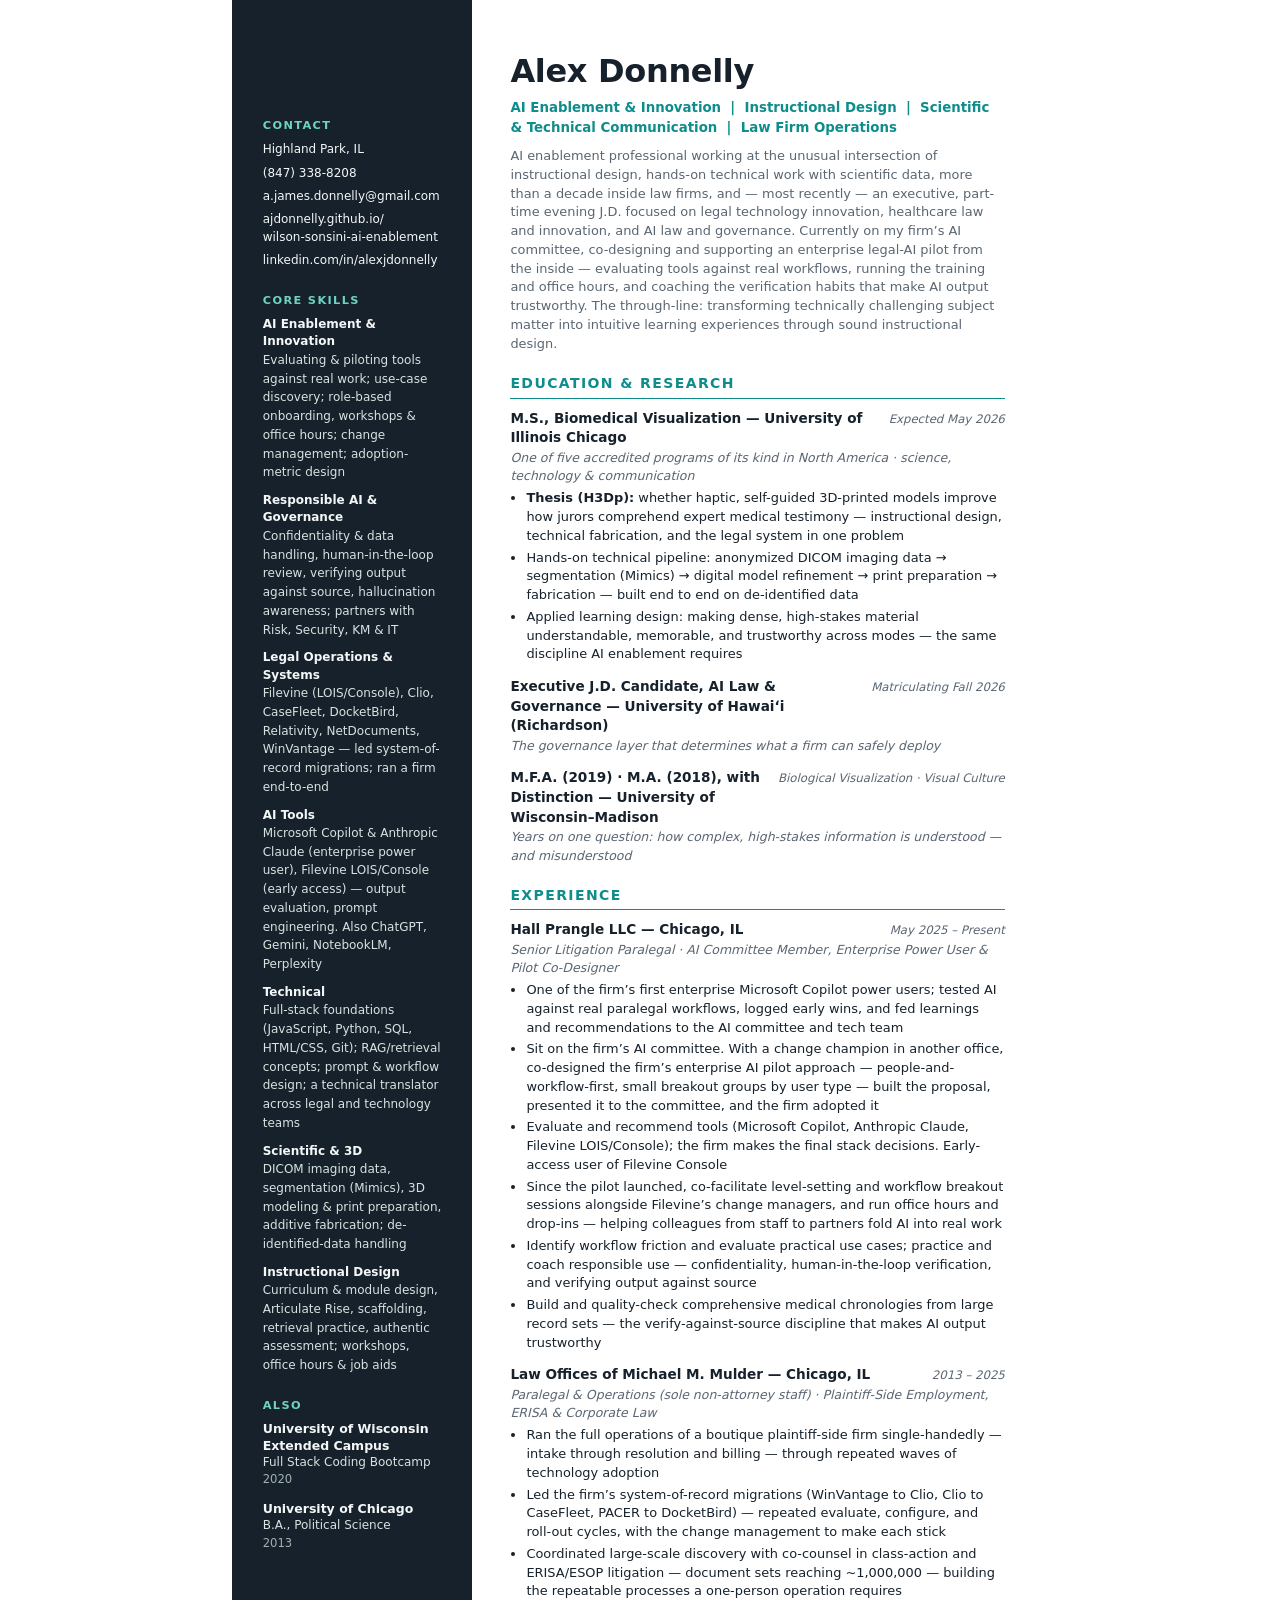
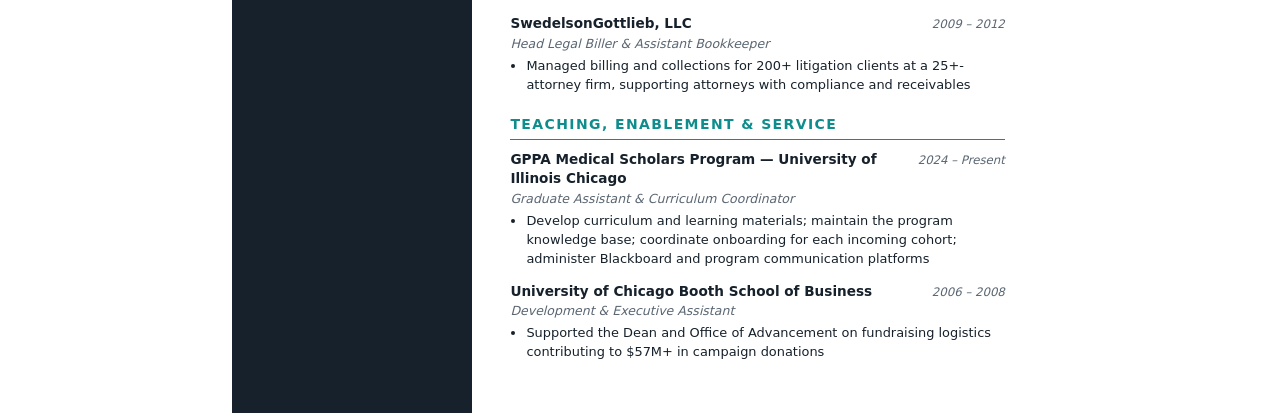
<file: resume.html>
<!doctype html>
<html lang="en">
<head>
<meta charset="utf-8">
<meta name="viewport" content="width=device-width, initial-scale=1">
<title>Alex Donnelly — Resume</title>
<style>
  :root{ --ink:#16212b; --muted:#5a6672; --line:#d8dee2; --paper:#ffffff; --teal:#0f8c8c; --sidebar-w:2.5in; }
  *{ box-sizing:border-box; }
  html,body{ margin:0; padding:0; background:transparent; color:var(--ink);
    font-family:Inter,ui-sans-serif,system-ui,-apple-system,"Segoe UI",Arial,sans-serif; font-size:9.7pt; line-height:1.45; }
  @media print{ body::before{ content:""; position:fixed; top:0; bottom:0; left:0; width:var(--sidebar-w); background:var(--ink); z-index:-1; } }
  .page{ display:grid; grid-template-columns:var(--sidebar-w) 1fr; max-width:8.5in; margin:0 auto; }
  .sidebar{ color:#f4f7f7; background:var(--ink); padding:0.55in 0.28in 0.4in 0.32in; }
  .main{ background:var(--paper); }
  .sidebar h2{ margin:0 0 8px; font-size:8.5pt; font-weight:800; letter-spacing:.12em; text-transform:uppercase; color:#6fd3c4; }
  .sidebar section{ margin-bottom:22px; }
  .contact p{ margin:0 0 6px; font-size:9pt; word-break:break-word; }
  .contact a{ color:inherit; text-decoration:none; }
  .edu-item{ margin-bottom:13px; }
  .edu-item strong{ display:block; font-size:9.4pt; line-height:1.3; }
  .edu-item em{ display:block; font-style:normal; color:#d7e3e1; font-size:9pt; }
  .edu-item span{ display:block; color:#9fb1ae; font-size:8.7pt; }
  .skill-group{ margin-bottom:10px; }
  .skill-group strong{ display:block; font-size:9pt; }
  .skill-group span{ color:#d7e3e1; font-size:9pt; }
  .main{ padding:0.5in 0.45in 0.4in 0.4in; }
  .name-block{ margin-bottom:14px; }
  h1{ margin:0; font-weight:800; font-size:24pt; letter-spacing:-.01em; }
  .title-line{ margin:4px 0 0; color:var(--teal); font-size:10pt; font-weight:700; }
  .summary{ margin:10px 0 0; color:var(--muted); font-size:9.7pt; }
  .main h2{ margin:20px 0 10px; padding-bottom:4px; border-bottom:1.5px solid var(--teal); font-size:10.5pt; font-weight:800; letter-spacing:.1em; text-transform:uppercase; color:var(--teal); }
  .job{ margin-bottom:13px; }
  .job-head{ display:flex; justify-content:space-between; align-items:baseline; gap:12px; }
  .job-head strong{ font-size:10.2pt; }
  .job-head .dates{ color:var(--muted); font-size:8.8pt; white-space:nowrap; font-style:italic; }
  .role{ margin:1px 0 4px; color:var(--muted); font-style:italic; font-size:9.4pt; }
  ul{ margin:4px 0 0; padding-left:16px; } li{ margin-bottom:3px; }
  .avoid-break{ break-inside:avoid; }
  @page{ size:letter; margin:0.5in;
    @bottom-left{ content:"Alex Donnelly \2014 Resume"; font-family:Inter,Arial,sans-serif; font-size:7.5pt; color:#8a8f98; }
    @bottom-right{ content:"Page " counter(page) " of " counter(pages); font-family:Inter,Arial,sans-serif; font-size:7.5pt; color:#8a8f98; } }
  @media print{ html,body{ -webkit-print-color-adjust:exact; print-color-adjust:exact; } .page{ max-width:none; }
    .sidebar{ padding:0.3in 0.24in; } .main{ padding:0.28in 0 0.2in 0.38in; } .contact{ margin-top:0 !important; }
    .main h2{ break-after:avoid; } p,li{ orphans:3; widows:3; } .sidebar section{ break-inside:avoid; } }
</style>
</head>
<body>
  <div class="page">
    <aside class="sidebar">
      <section class="contact" style="margin-top:64px;">
        <h2>Contact</h2>
        <p>Highland Park, IL</p>
        <p>(847) 338-8208</p>
        <p><a href="mailto:a.james.donnelly@gmail.com">a.james.donnelly@gmail.com</a></p>
        <p><a href="https://ajdonnelly.github.io/wilson-sonsini-ai-enablement/">ajdonnelly.github.io/<br>wilson-sonsini-ai-enablement</a></p>
        <p><a href="https://www.linkedin.com/in/alexjdonnelly">linkedin.com/in/alexjdonnelly</a></p>
      </section>

      <section>
        <h2>Core Skills</h2>
        <div class="skill-group"><strong>AI Enablement &amp; Innovation</strong>
          <span>Evaluating &amp; piloting tools against real work; use-case discovery; role-based onboarding, workshops &amp; office hours; change management; adoption-metric design</span></div>
        <div class="skill-group"><strong>Responsible AI &amp; Governance</strong>
          <span>Confidentiality &amp; data handling, human-in-the-loop review, verifying output against source, hallucination awareness; partners with Risk, Security, KM &amp; IT</span></div>
        <div class="skill-group"><strong>Legal Operations &amp; Systems</strong>
          <span>Filevine (LOIS/Console), Clio, CaseFleet, DocketBird, Relativity, NetDocuments, WinVantage &mdash; led system-of-record migrations; ran a firm end-to-end</span></div>
        <div class="skill-group"><strong>AI Tools</strong>
          <span>Microsoft Copilot &amp; Anthropic Claude (enterprise power user), Filevine LOIS/Console (early access) &mdash; output evaluation, prompt engineering. Also ChatGPT, Gemini, NotebookLM, Perplexity</span></div>
        <div class="skill-group"><strong>Technical</strong>
          <span>Full-stack foundations (JavaScript, Python, SQL, HTML/CSS, Git); RAG/retrieval concepts; prompt &amp; workflow design; a technical translator across legal and technology teams</span></div>
        <div class="skill-group"><strong>Scientific &amp; 3D</strong>
          <span>DICOM imaging data, segmentation (Mimics), 3D modeling &amp; print preparation, additive fabrication; de-identified-data handling</span></div>
        <div class="skill-group"><strong>Instructional Design</strong>
          <span>Curriculum &amp; module design, Articulate Rise, scaffolding, retrieval practice, authentic assessment; workshops, office hours &amp; job aids</span></div>
      </section>

      <section>
        <h2>Also</h2>
        <div class="edu-item"><strong>University of Wisconsin Extended Campus</strong><em>Full Stack Coding Bootcamp</em><span>2020</span></div>
        <div class="edu-item"><strong>University of Chicago</strong><em>B.A., Political Science</em><span>2013</span></div>
      </section>
    </aside>

    <main class="main">
      <div class="name-block">
        <h1>Alex Donnelly</h1>
        <p class="title-line">AI Enablement &amp; Innovation &nbsp;|&nbsp; Instructional Design &nbsp;|&nbsp; Scientific &amp; Technical Communication &nbsp;|&nbsp; Law Firm Operations</p>
        <p class="summary">
          AI enablement professional working at the unusual intersection of instructional design, hands-on
          technical work with scientific data, more than a decade inside law firms, and &mdash; most recently
          &mdash; an executive, part-time evening J.D. focused on legal technology innovation, healthcare law and
          innovation, and AI law and governance. Currently on my firm&rsquo;s AI committee, co-designing and
          supporting an enterprise legal-AI pilot from the inside &mdash; evaluating tools against real workflows,
          running the training and office hours, and coaching the verification habits that make AI output
          trustworthy. The through-line: transforming technically challenging subject matter into intuitive
          learning experiences through sound instructional design.
        </p>
      </div>

      <h2>Education &amp; Research</h2>
      <div class="job avoid-break">
        <div class="job-head"><strong>M.S., Biomedical Visualization &mdash; University of Illinois Chicago</strong><span class="dates">Expected May 2026</span></div>
        <p class="role">One of five accredited programs of its kind in North America &middot; science, technology &amp; communication</p>
        <ul>
          <li><strong>Thesis (H3Dp):</strong> whether haptic, self-guided 3D-printed models improve how jurors
          comprehend expert medical testimony &mdash; instructional design, technical fabrication, and the legal
          system in one problem</li>
          <li>Hands-on technical pipeline: anonymized DICOM imaging data &rarr; segmentation (Mimics) &rarr; digital
          model refinement &rarr; print preparation &rarr; fabrication &mdash; built end to end on de-identified data</li>
          <li>Applied learning design: making dense, high-stakes material understandable, memorable, and
          trustworthy across modes &mdash; the same discipline AI enablement requires</li>
        </ul>
      </div>
      <div class="job avoid-break">
        <div class="job-head"><strong>Executive J.D. Candidate, AI Law &amp; Governance &mdash; University of Hawai&#x2bb;i (Richardson)</strong><span class="dates">Matriculating Fall 2026</span></div>
        <p class="role">The governance layer that determines what a firm can safely deploy</p>
      </div>
      <div class="job avoid-break">
        <div class="job-head"><strong>M.F.A. (2019) &middot; M.A. (2018), with Distinction &mdash; University of Wisconsin&ndash;Madison</strong><span class="dates">Biological Visualization &middot; Visual Culture</span></div>
        <p class="role">Years on one question: how complex, high-stakes information is understood &mdash; and misunderstood</p>
      </div>

      <h2>Experience</h2>
      <div class="job avoid-break">
        <div class="job-head"><strong>Hall Prangle LLC &mdash; Chicago, IL</strong><span class="dates">May 2025 &ndash; Present</span></div>
        <p class="role">Senior Litigation Paralegal &middot; AI Committee Member, Enterprise Power User &amp; Pilot Co-Designer</p>
        <ul>
          <li>One of the firm&rsquo;s first enterprise Microsoft Copilot power users; tested AI against real
          paralegal workflows, logged early wins, and fed learnings and recommendations to the AI committee and
          tech team</li>
          <li>Sit on the firm&rsquo;s AI committee. With a change champion in another office, co-designed the
          firm&rsquo;s enterprise AI pilot approach &mdash; people-and-workflow-first, small breakout groups by
          user type &mdash; built the proposal, presented it to the committee, and the firm adopted it</li>
          <li>Evaluate and recommend tools (Microsoft Copilot, Anthropic Claude, Filevine LOIS/Console); the firm
          makes the final stack decisions. Early-access user of Filevine Console</li>
          <li>Since the pilot launched, co-facilitate level-setting and workflow breakout sessions alongside
          Filevine&rsquo;s change managers, and run office hours and drop-ins &mdash; helping colleagues from staff
          to partners fold AI into real work</li>
          <li>Identify workflow friction and evaluate practical use cases; practice and coach responsible use
          &mdash; confidentiality, human-in-the-loop verification, and verifying output against source</li>
          <li>Build and quality-check comprehensive medical chronologies from large record sets &mdash; the
          verify-against-source discipline that makes AI output trustworthy</li>
        </ul>
      </div>

      <div class="job avoid-break">
        <div class="job-head"><strong>Law Offices of Michael M. Mulder &mdash; Chicago, IL</strong><span class="dates">2013 &ndash; 2025</span></div>
        <p class="role">Paralegal &amp; Operations (sole non-attorney staff) &middot; Plaintiff-Side Employment, ERISA &amp; Corporate Law</p>
        <ul>
          <li>Ran the full operations of a boutique plaintiff-side firm single-handedly &mdash; intake through
          resolution and billing &mdash; through repeated waves of technology adoption</li>
          <li>Led the firm&rsquo;s system-of-record migrations (WinVantage to Clio, Clio to CaseFleet, PACER to
          DocketBird) &mdash; repeated evaluate, configure, and roll-out cycles, with the change management to make
          each stick</li>
          <li>Coordinated large-scale discovery with co-counsel in class-action and ERISA/ESOP litigation &mdash;
          document sets reaching ~1,000,000 &mdash; building the repeatable processes a one-person operation
          requires</li>
        </ul>
      </div>

      <div class="job avoid-break">
        <div class="job-head"><strong>SwedelsonGottlieb, LLC</strong><span class="dates">2009 &ndash; 2012</span></div>
        <p class="role">Head Legal Biller &amp; Assistant Bookkeeper</p>
        <ul>
          <li>Managed billing and collections for 200+ litigation clients at a 25+-attorney firm, supporting
          attorneys with compliance and receivables</li>
        </ul>
      </div>

      <h2>Teaching, Enablement &amp; Service</h2>
      <div class="job avoid-break">
        <div class="job-head"><strong>GPPA Medical Scholars Program &mdash; University of Illinois Chicago</strong><span class="dates">2024 &ndash; Present</span></div>
        <p class="role">Graduate Assistant &amp; Curriculum Coordinator</p>
        <ul>
          <li>Develop curriculum and learning materials; maintain the program knowledge base; coordinate
          onboarding for each incoming cohort; administer Blackboard and program communication platforms</li>
        </ul>
      </div>
      <div class="job avoid-break">
        <div class="job-head"><strong>University of Chicago Booth School of Business</strong><span class="dates">2006 &ndash; 2008</span></div>
        <p class="role">Development &amp; Executive Assistant</p>
        <ul>
          <li>Supported the Dean and Office of Advancement on fundraising logistics contributing to $57M+ in
          campaign donations</li>
        </ul>
      </div>
    </main>
  </div>
</body>
</html>
</file>
<file: styles.css>
:root {
  color-scheme: light;
  --ink: #14202a;
  --muted: #5a6672;
  --line: #e2e6ea;
  --paper: #ffffff;
  --soft: #eef2f3;
  --blue: #0f8c8c;
  --brand: #2bb3ad;
  --green: #0f8c8c;
  --gold: #2bb3ad;
  --rust: #0f8c8c;
  --white: #ffffff;
  --shadow: 0 16px 40px rgba(20, 20, 25, 0.06);
}

* {
  box-sizing: border-box;
}

html {
  scroll-behavior: smooth;
}

body {
  margin: 0;
  background: var(--paper);
  color: var(--ink);
  font-family:
    Inter, ui-sans-serif, system-ui, -apple-system, BlinkMacSystemFont, "Segoe UI", sans-serif;
  line-height: 1.5;
}

a {
  color: inherit;
}

.site-header {
  position: sticky;
  top: 0;
  z-index: 10;
  display: flex;
  align-items: center;
  justify-content: space-between;
  gap: 24px;
  padding: 16px clamp(18px, 4vw, 56px);
  border-bottom: 1px solid var(--line);
  background: rgba(251, 250, 247, 0.82);
  backdrop-filter: blur(16px);
}

.brand {
  display: inline-flex;
  align-items: center;
  gap: 12px;
  min-width: 230px;
  text-decoration: none;
}

.brand-mark {
  display: grid;
  width: 44px;
  height: 44px;
  place-items: center;
  border: 1px solid var(--ink);
  background: var(--ink);
  color: var(--white);
  font-size: 0.78rem;
  font-weight: 800;
}

.brand strong,
.brand small {
  display: block;
}

.brand strong {
  font-size: 0.94rem;
}

.brand small {
  color: var(--muted);
  font-size: 0.78rem;
}

.nav {
  display: flex;
  flex-wrap: wrap;
  justify-content: flex-end;
  gap: 8px 20px;
  color: var(--muted);
  font-size: 0.94rem;
}

.nav a {
  text-decoration: none;
}

.nav a:hover {
  color: var(--ink);
}

.hero {
  display: grid;
  grid-template-columns: minmax(0, 1.25fr) minmax(300px, 0.7fr);
  gap: clamp(28px, 5vw, 64px);
  align-items: center;
  min-height: calc(84svh - 78px);
  padding: clamp(30px, 4vw, 52px) clamp(18px, 6vw, 80px) clamp(22px, 3vw, 38px);
  border-bottom: 1px solid var(--line);
}

.eyebrow {
  margin: 0 0 12px;
  color: var(--blue);
  font-size: 0.78rem;
  font-weight: 800;
  letter-spacing: 0.09em;
  text-transform: uppercase;
}

/* Hero tag styled as a bordered pill, like Eve's */
.hero .eyebrow {
  display: inline-block;
  margin-bottom: 22px;
  padding: 10px 22px;
  border: 1px solid var(--blue);
  border-radius: 999px;
  background: var(--blue);
  color: var(--white);
  font-size: 1rem;
  font-weight: 600;
  letter-spacing: 0;
  text-transform: none;
}

h1,
h2,
h3,
h4,
p {
  margin-top: 0;
}

h1 {
  max-width: 910px;
  margin-bottom: 18px;
  font-family: Inter, ui-sans-serif, system-ui, -apple-system, "Segoe UI", sans-serif;
  font-size: clamp(2.7rem, 4vw, 4.35rem);
  font-weight: 750;
  letter-spacing: -0.022em;
  line-height: 1.02;
}

.lede {
  max-width: 760px;
  color: var(--muted);
  font-size: clamp(1.04rem, 1.55vw, 1.22rem);
}

.hero-actions {
  display: flex;
  flex-wrap: wrap;
  gap: 12px;
  margin-top: 26px;
}

.button {
  display: inline-flex;
  align-items: center;
  justify-content: center;
  min-height: 44px;
  padding: 12px 18px;
  border: 1px solid var(--ink);
  border-radius: 6px;
  font-weight: 750;
  text-decoration: none;
}

.button.primary {
  background: var(--blue);
  border-color: var(--blue);
  color: var(--white);
}

.button.secondary {
  background: transparent;
}

.systems-panel {
  border: 1px solid var(--line);
  border-radius: 8px;
  background:
    linear-gradient(135deg, rgba(31, 29, 26, 0.06), transparent 34%),
    linear-gradient(315deg, rgba(185, 90, 255, 0.16), transparent 42%),
    var(--white);
  box-shadow: var(--shadow);
  overflow: hidden;
}

.panel-head,
.legend {
  display: flex;
  align-items: center;
  justify-content: space-between;
  gap: 16px;
  padding: 16px;
  color: var(--muted);
  font-size: 0.84rem;
}

.panel-head {
  border-bottom: 1px solid var(--line);
}

.status-dot {
  color: var(--green);
  font-weight: 800;
}

.workflow-grid {
  display: grid;
  grid-template-columns: repeat(2, minmax(0, 1fr));
  gap: 12px;
  padding: 18px;
}

.workflow-node {
  position: relative;
  display: grid;
  min-height: 76px;
  place-items: center;
  border: 1px solid var(--line);
  border-radius: 8px;
  background: rgba(255, 255, 255, 0.82);
  font-weight: 800;
}

.workflow-node::after {
  content: "";
  position: absolute;
  right: -7px;
  bottom: -7px;
  width: 18px;
  height: 18px;
  border-radius: 50%;
  background: var(--blue);
}

.workflow-node.human::after {
  background: var(--gold);
}

.legend {
  border-top: 1px solid var(--line);
}

.legend span {
  display: inline-flex;
  align-items: center;
  gap: 8px;
}

.legend i {
  width: 10px;
  height: 10px;
  border-radius: 50%;
}

.human-key {
  background: var(--gold);
}

.ai-key {
  background: var(--blue);
}

.thesis-band {
  padding: 28px clamp(18px, 6vw, 80px);
  background: var(--ink);
  color: var(--white);
}

.thesis-band p {
  max-width: 1180px;
  margin: 0 auto;
  font-family: Inter, ui-sans-serif, system-ui, -apple-system, "Segoe UI", sans-serif;
  font-size: clamp(1.35rem, 2.6vw, 2.35rem);
  font-weight: 600;
  letter-spacing: -0.012em;
  line-height: 1.2;
}

.section {
  padding: clamp(58px, 8vw, 100px) clamp(18px, 6vw, 80px);
}

.section.muted {
  background: var(--soft);
  border-block: 1px solid var(--line);
}

.section-heading {
  max-width: 820px;
  margin-bottom: 34px;
}

.section-heading h2,
.contact-section h2 {
  margin-bottom: 14px;
  font-family: Inter, ui-sans-serif, system-ui, -apple-system, "Segoe UI", sans-serif;
  font-size: clamp(2rem, 4.4vw, 4.2rem);
  font-weight: 700;
  letter-spacing: -0.018em;
  line-height: 1.03;
}

.section-heading p,
.contact-section p {
  color: var(--muted);
  font-size: 1.05rem;
}

.blueprint-layout {
  display: grid;
  grid-template-columns: minmax(280px, 0.72fr) minmax(0, 1.28fr);
  gap: 18px;
}

.blueprint-stage,
.project-card,
.project-preview,
.writing-list article {
  border: 1px solid var(--line);
  border-radius: 8px;
  background: var(--white);
}

.blueprint-stage {
  padding: 22px;
}

.blueprint-stage.emphasized {
  background: #f8faf7;
}

.stage-header {
  margin-bottom: 22px;
}

.stage-header h3 {
  margin-bottom: 4px;
  font-size: 1.24rem;
}

.stage-header p {
  color: var(--muted);
}

.timeline {
  margin: 0;
  padding: 0;
  list-style: none;
  counter-reset: workflow;
  display: flex;
  flex-direction: column;
  gap: 12px;
}

.timeline li {
  counter-increment: workflow;
  position: relative;
  padding-left: 46px;
  min-height: 34px;
  color: var(--muted);
}

.timeline li::before {
  content: counter(workflow, decimal-leading-zero);
  position: absolute;
  left: 0;
  top: 0;
  box-sizing: border-box;
  width: 34px;
  height: 34px;
  display: flex;
  align-items: center;
  justify-content: center;
  border: 1px solid var(--line);
  border-radius: 50%;
  color: var(--ink);
  font-size: 0.72rem;
  font-weight: 850;
}

.enablement-cards,
.project-grid,
.writing-list {
  display: grid;
  grid-template-columns: repeat(2, minmax(0, 1fr));
  gap: 14px;
}

.enablement-cards article {
  min-height: 170px;
  padding: 18px;
  border: 1px solid var(--line);
  border-radius: 8px;
  background: var(--white);
}

.enablement-cards span,
.writing-list span {
  color: var(--muted);
  font-size: 0.76rem;
  font-weight: 850;
}

.enablement-cards h4,
.writing-list h3,
.project-card h3 {
  margin: 8px 0 8px;
  line-height: 1.16;
}

.enablement-cards p,
.writing-list p,
.project-card p,
.project-preview p {
  color: var(--muted);
}

.project-grid {
  grid-template-columns: repeat(3, minmax(0, 1fr));
}

.project-card {
  display: flex;
  min-height: 250px;
  flex-direction: column;
  padding: 22px;
}

.text-button {
  align-self: flex-start;
  margin-top: auto;
  padding: 0;
  border: 0;
  background: none;
  color: var(--blue);
  cursor: pointer;
  font: inherit;
  font-weight: 850;
}

.text-button:hover {
  text-decoration: underline;
}

.project-preview {
  margin-top: 16px;
  padding: 22px;
}

.project-preview strong {
  display: block;
  margin-bottom: 8px;
}

.writing-list article {
  padding: 22px;
}

.writing-list {
  grid-template-columns: repeat(2, minmax(0, 1fr));
}

.contact-section {
  display: grid;
  grid-template-columns: minmax(0, 1fr) auto;
  gap: 24px;
  align-items: center;
  padding: clamp(48px, 7vw, 82px) clamp(18px, 6vw, 80px);
  background: var(--white);
  border-top: 1px solid var(--line);
}

.contact-section > div {
  max-width: 850px;
}

@media (max-width: 920px) {
  .site-header,
  .contact-section {
    align-items: flex-start;
    flex-direction: column;
  }

  .hero,
  .blueprint-layout,
  .project-grid,
  .writing-list {
    grid-template-columns: 1fr;
  }

  .hero {
    min-height: auto;
  }

  .contact-section {
    display: flex;
  }
}

@media (max-width: 620px) {
  .site-header {
    position: static;
  }

  .brand {
    min-width: 0;
  }

  .nav {
    justify-content: flex-start;
  }

  .enablement-cards {
    grid-template-columns: 1fr;
  }

  .systems-panel {
    display: none;
  }

  .hero {
    padding-top: 32px;
    padding-bottom: 28px;
  }

  h1 {
    font-size: clamp(2.35rem, 11vw, 3rem);
    line-height: 1.03;
  }

  .panel-head,
  .legend {
    align-items: flex-start;
    flex-direction: column;
  }
}

.about-layout {
  display: grid;
  grid-template-columns: 280px 1fr;
  gap: 2.5rem;
  align-items: start;
}

.about-photo {
  width: 100%;
  height: auto;
  border-radius: 14px;
  box-shadow: var(--shadow);
  border: 1px solid var(--line);
}

.about-copy {
  margin: 0;
}

@media (max-width: 920px) {
  .about-layout {
    grid-template-columns: 1fr;
  }

  .about-photo {
    max-width: 240px;
  }
}

/* ===== Evaluation case study ===== */
.records-list,
.findings-list {
  display: grid;
  gap: 14px;
  max-width: 880px;
}

.record {
  padding: 16px 20px;
  border: 1px solid var(--line);
  border-radius: 8px;
  background: var(--white);
}

.record header {
  display: flex;
  align-items: baseline;
  gap: 10px;
  margin-bottom: 6px;
  color: var(--muted);
  font-size: 0.85rem;
  font-weight: 700;
}

.record-id {
  display: inline-grid;
  min-width: 34px;
  padding: 2px 6px;
  place-items: center;
  border-radius: 6px;
  background: var(--ink);
  color: var(--white);
  font-size: 0.74rem;
  font-weight: 850;
}

.record p {
  margin: 0;
  font-family: Inter, ui-sans-serif, system-ui, -apple-system, "Segoe UI", sans-serif;
  font-size: 0.98rem;
}

.ai-chronology {
  display: grid;
  gap: 12px;
  max-width: 880px;
  margin: 0;
  padding: 0;
  list-style: none;
}

.ai-chronology li {
  position: relative;
  padding: 14px 18px;
  border: 1px solid var(--rust);
  border-left-width: 5px;
  border-radius: 8px;
  background: #fdf6f3;
}

.ai-chronology li.ok {
  border-color: var(--line);
  border-left-color: var(--green);
  background: var(--white);
}

.chrono-date {
  color: var(--muted);
  font-size: 0.8rem;
  font-weight: 850;
  letter-spacing: 0.04em;
  text-transform: uppercase;
}

.ai-chronology .flag {
  position: absolute;
  top: 12px;
  right: 14px;
  color: var(--rust);
  font-size: 0.8rem;
  font-weight: 850;
}

.ai-chronology p {
  margin: 6px 0 0;
}

.finding {
  padding: 20px 22px;
  border: 1px solid var(--line);
  border-radius: 8px;
  background: var(--white);
}

.finding h3 {
  display: flex;
  align-items: center;
  gap: 10px;
  margin-bottom: 10px;
}

.finding h3 span {
  display: inline-grid;
  min-width: 36px;
  padding: 3px 8px;
  place-items: center;
  border-radius: 6px;
  background: var(--rust);
  color: var(--white);
  font-size: 0.78rem;
  font-weight: 850;
}

.finding .vs {
  padding: 10px 14px;
  border-left: 3px solid var(--line);
  background: var(--soft);
  border-radius: 0 6px 6px 0;
  font-size: 0.95rem;
}

.finding .catch {
  margin-bottom: 0;
  color: var(--blue);
}

.rubric {
  width: 100%;
  max-width: 880px;
  border-collapse: collapse;
  background: var(--white);
}

.rubric th,
.rubric td {
  padding: 12px 14px;
  border: 1px solid var(--line);
  text-align: left;
}

.rubric th {
  background: var(--soft);
  font-size: 0.85rem;
  letter-spacing: 0.04em;
  text-transform: uppercase;
}

.rubric td:last-child {
  font-weight: 850;
  white-space: nowrap;
}

a.text-button {
  text-decoration: none;
}

a.text-button:hover {
  text-decoration: underline;
}

.post-body {
  max-width: 740px;
}

.post-body p {
  margin-bottom: 1.2em;
  font-size: 1.05rem;
  line-height: 1.65;
}

.writing-list h3 a {
  text-decoration: none;
}

.writing-list h3 a:hover {
  text-decoration: underline;
}

/* Hero stack diagram: The Human Layer */
.stack {
  display: grid;
  gap: 6px;
  padding: 22px;
}

.stack-layer {
  display: grid;
  gap: 2px;
  padding: 16px 18px;
  border: 1px solid var(--line);
  border-radius: 8px;
  background: rgba(255, 255, 255, 0.85);
  text-align: center;
}

.stack-layer strong {
  font-size: 1.02rem;
}

.stack-layer span {
  color: var(--muted);
  font-size: 0.82rem;
}

.stack-layer.human-layer {
  border-color: var(--ink);
  background: var(--ink);
  box-shadow: var(--shadow);
}

.stack-layer.human-layer strong {
  color: var(--white);
  font-family: Inter, ui-sans-serif, system-ui, -apple-system, "Segoe UI", sans-serif;
  font-size: 1.18rem;
  font-weight: 500;
}

.stack-layer.human-layer span {
  color: rgba(251, 252, 250, 0.75);
}

.stack-flow {
  color: var(--gold);
  font-size: 0.6rem;
  letter-spacing: 0.4em;
  text-align: center;
}

.project-grid.single {
  grid-template-columns: 1fr;
  max-width: 780px;
}

.project-grid.single .project-card {
  min-height: 0;
  gap: 6px;
}

.blueprint-cta {
  max-width: 780px;
}

.blueprint-cta a {
  color: var(--blue);
  font-weight: 750;
}

/* Workflow inventory table: balance column widths */
.rubric.inventory {
  table-layout: fixed;
}

.rubric.inventory th:nth-child(1) { width: 16%; }
.rubric.inventory th:nth-child(2) { width: 32%; }
.rubric.inventory th:nth-child(3) { width: 27%; }
.rubric.inventory th:nth-child(4) { width: 25%; }

.rubric.inventory td:last-child {
  font-weight: 400;
  white-space: normal;
}

/* Triage job-aid table: balanced 3-column layout */
.rubric.triage {
  table-layout: fixed;
}

.rubric.triage th,
.rubric.triage td {
  vertical-align: top;
  word-wrap: break-word;
  overflow-wrap: break-word;
}

.rubric.triage th:nth-child(1) { width: 32%; }
.rubric.triage th:nth-child(2) { width: 30%; }
.rubric.triage th:nth-child(3) { width: 38%; }

.rubric.triage td:last-child {
  font-weight: 400;
  white-space: normal;
}

/* Product-update format-map table: balanced 4-column layout */
.rubric.formats {
  table-layout: fixed;
}

.rubric.formats th,
.rubric.formats td {
  vertical-align: top;
  word-wrap: break-word;
  overflow-wrap: break-word;
}

.rubric.formats th:nth-child(1) { width: 18%; }
.rubric.formats th:nth-child(2) { width: 18%; }
.rubric.formats th:nth-child(3) { width: 20%; }
.rubric.formats th:nth-child(4) { width: 44%; }

.rubric.formats td:last-child {
  font-weight: 400;
  white-space: normal;
}

/* Release-note block (mirrors Harvey's release-notes layout) */
.relnote {
  max-width: 760px;
  padding: 26px 28px;
  border: 1px solid var(--line);
  border-radius: 10px;
  background: var(--white);
  box-shadow: var(--shadow);
}

.relnote-head {
  display: flex;
  align-items: baseline;
  justify-content: space-between;
  gap: 16px;
  flex-wrap: wrap;
}

.relnote-head h3 {
  margin: 0;
  font-family: Inter, ui-sans-serif, system-ui, -apple-system, "Segoe UI", sans-serif;
  font-weight: 500;
  font-size: 1.65rem;
  line-height: 1.1;
}

.relnote-date {
  color: var(--muted);
  font-size: 0.85rem;
  white-space: nowrap;
}

.pill {
  display: inline-block;
  margin-top: 12px;
  padding: 4px 12px;
  border-radius: 999px;
  background: var(--soft);
  color: var(--muted);
  font-size: 0.74rem;
  font-weight: 700;
  letter-spacing: 0.02em;
}

.relnote-meta {
  display: grid;
  grid-template-columns: repeat(auto-fit, minmax(130px, 1fr));
  gap: 14px 22px;
  margin: 20px 0;
  padding: 18px 0;
  border-top: 1px solid var(--line);
  border-bottom: 1px solid var(--line);
}

.relnote-meta div {
  display: grid;
  gap: 3px;
}

.relnote-meta dt {
  margin: 0;
  color: var(--muted);
  font-size: 0.68rem;
  font-weight: 800;
  letter-spacing: 0.08em;
  text-transform: uppercase;
}

.relnote-meta dd {
  margin: 0;
  font-size: 0.92rem;
  color: var(--ink);
}

.relnote h4 {
  margin: 18px 0 6px;
  color: var(--rust);
  font-size: 0.76rem;
  font-weight: 800;
  letter-spacing: 0.08em;
  text-transform: uppercase;
}

.relnote p {
  margin: 0;
  color: var(--muted);
}

.relnote p + h4 {
  margin-top: 18px;
}

/* Subtle hovers & dividers (restrained, Harvey-style) */
.project-card,
.writing-list article,
.enablement-cards article,
.blueprint-stage,
.finding,
.record,
.systems-panel {
  transition: border-color 0.22s ease, box-shadow 0.22s ease, transform 0.22s ease;
}

.project-card:hover,
.writing-list article:hover,
.enablement-cards article:hover,
.finding:hover {
  border-color: #e0d8cb;
  box-shadow: 0 10px 30px rgba(31, 29, 26, 0.05);
}

.nav a {
  transition: color 0.18s ease;
}

.text-button {
  transition: color 0.18s ease;
}

/* Two-column meta table (label / value) */
.rubric.meta {
  table-layout: fixed;
}

.rubric.meta td {
  vertical-align: top;
}

.rubric.meta td:nth-child(1) { width: 22%; }

.rubric.meta td:last-child {
  font-weight: 400;
  white-space: normal;
}

/* Enablement-suite tiles */
.suite-block {
  margin-top: 20px;
}

.suite-block .suite-title {
  margin: 6px 0 10px;
  font-size: clamp(1.5rem, 2.6vw, 2.1rem);
  font-weight: 700;
  letter-spacing: -0.015em;
  line-height: 1.1;
}

.suite-block .suite-lede {
  max-width: 60ch;
  margin: 0 0 4px;
  color: var(--muted);
}

.suite-tiles {
  display: grid;
  grid-template-columns: repeat(3, minmax(0, 1fr));
  gap: 16px;
  margin-top: 22px;
}

.suite-tile {
  display: flex;
  flex-direction: column;
  gap: 10px;
  padding: 22px;
  border: 1px solid var(--line);
  border-radius: 12px;
  background: var(--white);
  color: var(--ink);
  text-decoration: none;
  transition:
    background 0.18s ease,
    border-color 0.18s ease,
    transform 0.18s ease,
    box-shadow 0.18s ease;
}

a.suite-tile:hover {
  background: #edece8;
  border-color: #d3d3cd;
  transform: translateY(-3px);
  box-shadow: var(--shadow);
}

a.suite-tile:focus-visible {
  outline: 2px solid var(--ink);
  outline-offset: 2px;
}

.suite-tag {
  font-size: 0.7rem;
  font-weight: 800;
  letter-spacing: 0.04em;
  text-transform: uppercase;
  color: var(--muted);
}

.suite-tile h4 {
  margin: 0;
  font-size: 1.1rem;
  font-weight: 700;
  letter-spacing: -0.01em;
  line-height: 1.2;
}

.suite-tile p {
  margin: 0;
  color: var(--muted);
  font-size: 0.95rem;
  line-height: 1.5;
}

.suite-action {
  margin-top: auto;
  padding-top: 6px;
  color: var(--blue);
  font-weight: 850;
}

.suite-action span {
  display: inline-block;
  transition: transform 0.18s ease;
}

a.suite-tile:hover .suite-action span {
  transform: translateX(4px);
}

.suite-tile--audio .suite-audio {
  width: 100%;
  margin-top: auto;
  padding-top: 4px;
}

.suite-footnote {
  margin-top: 18px;
  color: var(--muted);
  font-size: 0.9rem;
}

.suite-footnote a {
  font-weight: 700;
}

@media (max-width: 820px) {
  .suite-tiles {
    grid-template-columns: 1fr;
  }
}

/* ===== Contrast & vibrancy pass ===== */

/* Vibrant section numbers and tags */
.enablement-cards span {
  color: var(--blue);
  font-size: 1.7rem;
  font-weight: 800;
  letter-spacing: -0.01em;
}

.writing-list span,
.suite-tag {
  color: var(--blue);
}

.timeline li::before {
  border-color: var(--brand);
  color: var(--blue);
}

/* Card hover gains a purple edge */
.enablement-cards article:hover,
.writing-list article:hover,
.finding:hover,
.blueprint-stage:hover {
  border-color: var(--brand);
  box-shadow: 0 12px 30px rgba(111, 45, 199, 0.10);
}

/* Dark section treatment — adds rhythm and contrast */
.section.dark {
  background: var(--ink);
  color: #efece6;
  border-block: 1px solid #2c2c2c;
}

.section.dark .section-heading h2 {
  color: #ffffff;
}

.section.dark .section-heading p,
.section.dark p {
  color: rgba(245, 240, 230, 0.74);
}

.section.dark .eyebrow {
  color: var(--brand);
}

.section.dark a {
  color: #d9c2ff;
}

/* High-contrast contact close on every page */
.contact-section {
  background: var(--ink);
  border-top: 1px solid #2c2c2c;
  color: #efece6;
}

.contact-section .eyebrow {
  color: var(--brand);
}

.contact-section h2 {
  color: #ffffff;
}

.contact-section p {
  color: rgba(245, 240, 230, 0.74);
}

.contact-section .button.primary {
  background: var(--brand);
  border-color: var(--brand);
  color: var(--ink);
}

.contact-section .button.primary:hover {
  background: #c977ff;
  border-color: #c977ff;
}

/* Experience — two tiled cards with motif accent */
.exp-grid {
  display: grid;
  grid-template-columns: repeat(2, minmax(0, 1fr));
  gap: 18px;
}

.exp-card {
  display: flex;
  flex-direction: column;
  gap: 12px;
  padding: 28px;
  background: var(--white);
  border: 1px solid var(--line);
  border-radius: 14px;
  box-shadow: var(--shadow);
  transition: border-color 0.22s ease, box-shadow 0.22s ease, transform 0.22s ease;
}

.exp-card:hover {
  border-color: var(--brand);
  box-shadow: 0 16px 40px rgba(111, 45, 199, 0.12);
  transform: translateY(-3px);
}

.exp-kicker {
  display: inline-flex;
  align-items: center;
  gap: 9px;
  color: var(--blue);
  font-size: 0.72rem;
  font-weight: 800;
  letter-spacing: 0.09em;
  text-transform: uppercase;
}

.exp-kicker::before {
  content: "";
  width: 13px;
  height: 13px;
  border-radius: 3px;
  background: var(--brand);
}

.exp-card h3 {
  margin: 0;
  font-size: 1.35rem;
  font-weight: 700;
  letter-spacing: -0.01em;
  line-height: 1.16;
}

.exp-card p {
  margin: 0;
  color: var(--muted);
  line-height: 1.62;
}

.exp-card p + p {
  margin-top: 0.85em;
}

.exp-card a {
  color: var(--blue);
  font-weight: 600;
  text-decoration: underline;
  text-underline-offset: 2px;
}

.exp-card a:hover {
  color: var(--brand);
}

@media (max-width: 920px) {
  .exp-grid {
    grid-template-columns: 1fr;
  }
}

/* === Sidley Austin theme overrides === */
h1,
h2,
.section-heading h2,
.contact-section h2 {
  font-family: "Archivo", Inter, ui-sans-serif, system-ui, -apple-system, sans-serif;
  text-transform: uppercase;
  letter-spacing: -0.005em;
  font-weight: 800;
  line-height: 1.0;
}
.brand-mark { background: var(--ink); color: #a9cdf5; border-color: var(--ink); }
.section.dark a { color: #a9cdf5; }
.contact-section .button.primary { color: #ffffff; }
.contact-section .button.primary:hover { background: #0f8c8c; border-color: #0f8c8c; }
</file>
